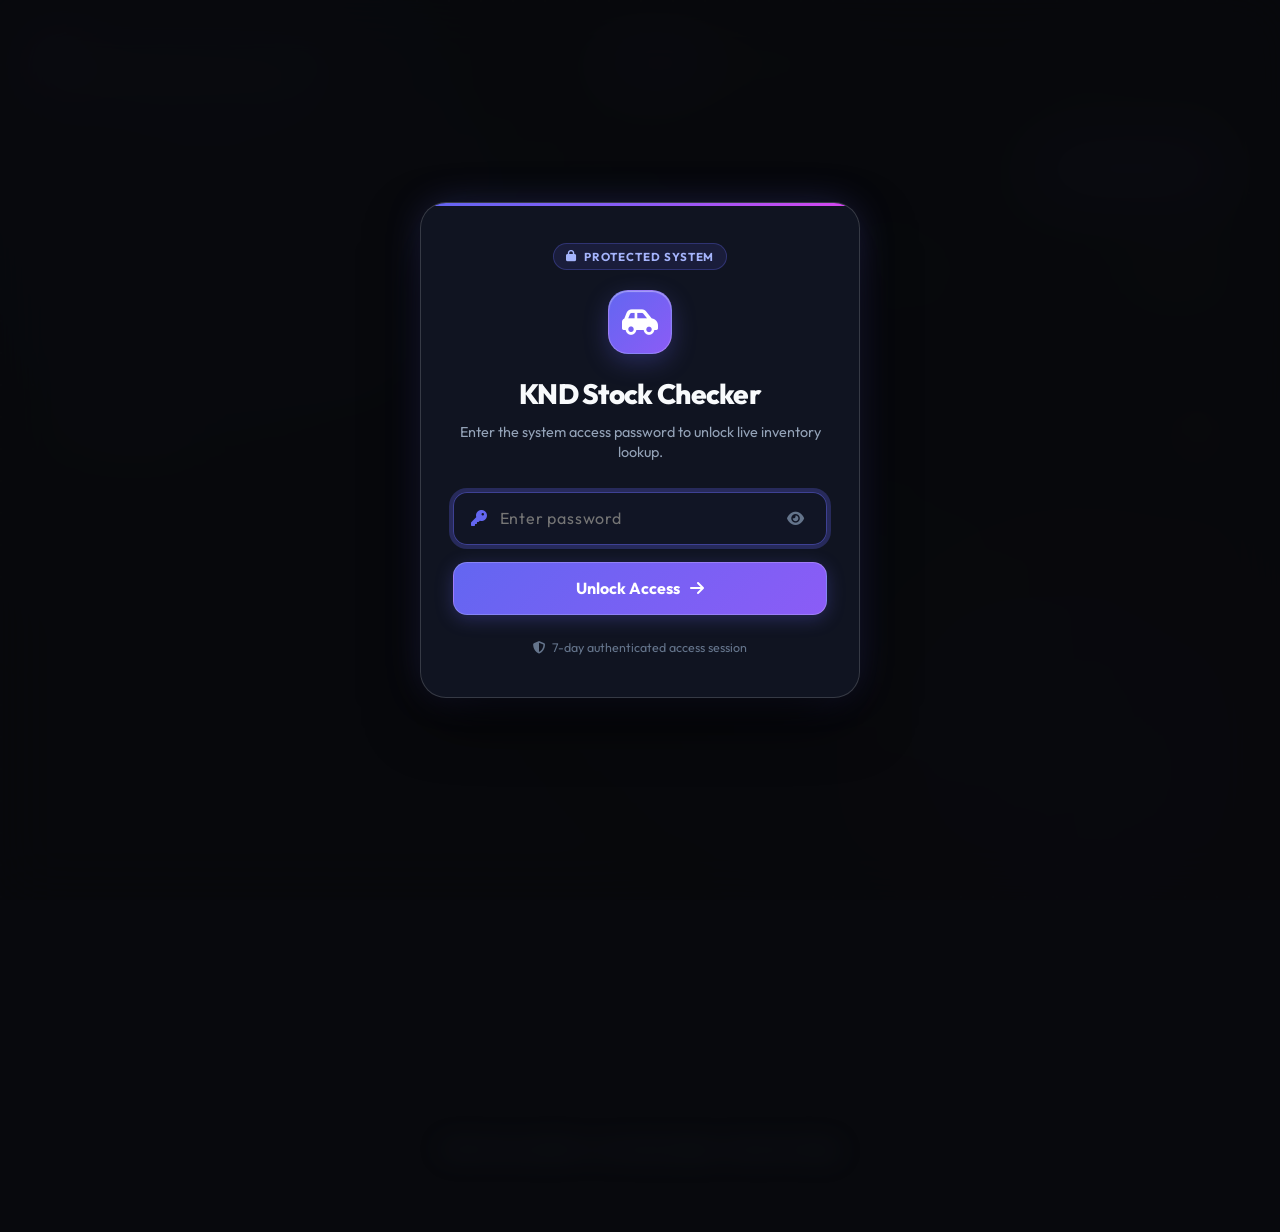
<file: index.html>
<!DOCTYPE html>
<html lang="en" data-theme="dark">

<head>
    <meta charset="UTF-8">
    <meta name="viewport" content="width=device-width, initial-scale=1.0, maximum-scale=5.0, user-scalable=yes">
    <title>KND Stock Checker — Live Inventory Lookup</title>
    <meta name="description"
        content="Check live product stock counts on Karz and Dolls instantly. Search product names or paste links.">
    <link rel="icon" type="image/png" sizes="32x32" href="/favicon.png">
    <link rel="icon" type="image/x-icon" href="/favicon.ico">
    <link rel="apple-touch-icon" href="/favicon.png">
    <link rel="manifest" href="/manifest.json">
    <meta name="theme-color" content="#0b0e17">
    <link rel="preconnect" href="https://fonts.googleapis.com">
    <link rel="preconnect" href="https://fonts.gstatic.com" crossorigin>
    <link href="https://fonts.googleapis.com/css2?family=Outfit:wght@400;500;600;700;800;900&display=swap"
        rel="stylesheet">
    <link rel="stylesheet" href="https://cdnjs.cloudflare.com/ajax/libs/font-awesome/6.5.0/css/all.min.css">
    <link rel="stylesheet" href="styles.css?v=9">
    <style>
        body.not-authenticated .app-layout {
            filter: blur(16px);
            pointer-events: none;
            user-select: none;
            opacity: 0.35;
            transition: filter 0.3s ease, opacity 0.3s ease;
        }

        body.not-authenticated .auth-gate-overlay {
            display: flex !important;
            opacity: 1 !important;
            visibility: visible !important;
            pointer-events: auto !important;
        }

        .auth-gate-overlay {
            position: fixed !important;
            inset: 0 !important;
            z-index: 999999 !important;
            background: rgba(8, 9, 13, 0.92) !important;
            backdrop-filter: blur(28px) !important;
            -webkit-backdrop-filter: blur(28px) !important;
            display: flex;
            align-items: center;
            justify-content: center;
            padding: 1.5rem;
            transition: opacity 0.3s ease, visibility 0.3s ease;
        }

        .auth-gate-overlay.hidden {
            display: none !important;
            opacity: 0;
            visibility: hidden;
            pointer-events: none;
        }

        .auth-gate-card {
            width: 100%;
            max-width: 440px;
            background: rgba(18, 22, 36, 0.94) !important;
            border: 1px solid rgba(255, 255, 255, 0.16) !important;
            border-radius: 26px !important;
            padding: 2.5rem 2rem !important;
            box-shadow: 0 24px 64px -12px rgba(0, 0, 0, 0.9), 0 0 40px -10px rgba(99, 102, 241, 0.4) !important;
            display: flex;
            flex-direction: column;
            align-items: center;
            text-align: center;
            position: relative;
            overflow: hidden;
        }

        .auth-gate-card::before {
            content: '';
            position: absolute;
            top: 0;
            left: 0;
            right: 0;
            height: 3px;
            background: linear-gradient(90deg, #6366f1, #8b5cf6, #d946ef);
        }

        body {
            -webkit-user-select: none;
            user-select: none;
        }

        input, textarea, select {
            -webkit-user-select: auto;
            user-select: auto;
        }
    </style>
    <script>
        if (window.top !== window.self) {
            window.top.location = window.self.location;
        }
        document.addEventListener('contextmenu', function (e) { e.preventDefault(); });
        document.addEventListener('keydown', function (e) {
            if ((e.ctrlKey && (e.key === 'u' || e.key === 'U' || e.key === 's' || e.key === 'S')) ||
                (e.ctrlKey && e.shiftKey && (e.key === 'i' || e.key === 'I' || e.key === 'j' || e.key === 'J' || e.key === 'c' || e.key === 'C')) ||
                e.key === 'F12') {
                e.preventDefault();
            }
        });
    </script>
</head>

<body>
    <div class="bg-mesh" aria-hidden="true">
        <div class="mesh-orb mesh-orb--1"></div>
        <div class="mesh-orb mesh-orb--2"></div>
        <div class="mesh-orb mesh-orb--3"></div>
        <div class="mesh-grid"></div>
        <div class="mesh-grain"></div>
    </div>

    <div id="auth-gate-modal" class="auth-gate-overlay hidden">
        <div class="auth-gate-card">
            <div class="login-badge">
                <i class="fa-solid fa-lock"></i>
                <span>Protected System</span>
            </div>

            <div class="login-icon-bubble">
                <i class="fa-solid fa-car-side"></i>
            </div>

            <h2 class="login-title">KND Stock Checker</h2>
            <p class="login-desc">Enter the system access password to unlock live inventory lookup.</p>

            <form id="gate-login-form" class="login-form" autocomplete="off">
                <div class="login-error" id="gate-error" role="alert">
                    <i class="fa-solid fa-circle-exclamation"></i>
                    <span id="gate-error-msg">Incorrect password. Please try again.</span>
                </div>

                <div class="login-input-group">
                    <input type="password" id="gate-password-input" class="login-input" placeholder="Enter password"
                        autocomplete="current-password" required />
                    <i class="fa-solid fa-key login-input-icon"></i>
                    <button type="button" class="login-toggle-eye" id="gate-toggle-pw-btn"
                        aria-label="Toggle password visibility">
                        <i class="fa-solid fa-eye" id="gate-toggle-pw-icon"></i>
                    </button>
                </div>

                <button type="submit" class="login-submit-btn" id="gate-submit-btn">
                    <span id="gate-btn-text">Unlock Access</span>
                    <i class="fa-solid fa-arrow-right" id="gate-btn-icon"></i>
                    <div class="login-btn-spinner" id="gate-btn-spinner" style="display: none;"></div>
                </button>
            </form>

            <div class="login-footer-hint">
                <i class="fa-solid fa-shield-halved"></i>
                <span>7-day authenticated access session</span>
            </div>
        </div>
    </div>

    <div class="app-layout">
        <header class="app-header">
            <div class="header-main">
                <div class="header-brand">
                    <div class="header-logo">
                        <i class="fa-solid fa-car-side"></i>
                    </div>
                    <div class="header-brand-text">
                        <div class="brand-badge-row">
                            <span class="brand-tag">DIECAST COLLECTOR TOOL</span>
                            <div class="header-status-badge">
                                <span class="status-pulse-dot"></span>
                                <span class="status-label">Live Karz &amp; Dolls Engine</span>
                            </div>
                        </div>
                        <h1 class="header-title">KND Stock Checker</h1>
                    </div>
                </div>

                <div class="header-nav-tabs" id="header-nav-tabs">
                    <button type="button" class="header-nav-tab active" id="tab-catalog-btn"
                        title="Live Product Catalog">
                        <i class="fa-solid fa-car-side"></i>
                        <span>Catalog</span>
                    </button>
                    <button type="button" class="header-nav-tab" id="tab-watchlist-btn" title="My Saved Watchlist">
                        <i class="fa-solid fa-bookmark text-amber"></i>
                        <span>Watchlist</span>
                        <span class="header-pill-badge" id="watchlist-count-badge">0</span>
                    </button>
                </div>

                <div class="header-quick-stats" id="header-quick-stats">
                    <div class="header-stat-pill">
                        <i class="fa-solid fa-box-archive text-emerald"></i>
                        <span>Live Engine</span>
                    </div>
                    <button type="button" class="header-lock-pill" id="logout-btn" title="Lock session">
                        <i class="fa-solid fa-lock text-accent"></i>
                        <span id="lock-btn-text">Lock</span>
                    </button>
                </div>
            </div>
        </header>

        <main class="app-main">
            <section id="catalog-view" class="view-screen active">
                <div class="catalog-search-card">
                    <div class="catalog-search-row">
                        <div class="catalog-search-input-wrap">
                            <i class="fa-solid fa-magnifying-glass search-icon"></i>
                            <input type="text" id="catalog-search-input" class="catalog-search-input"
                                placeholder="Search diecast model name, brand (e.g. Skyline, Kaido, Inno64) or paste Karz &amp; Dolls link…"
                                spellcheck="false" autocomplete="off" />
                            <button type="button" id="catalog-clear-search" class="clear-search-btn hidden"
                                title="Clear query">
                                <i class="fa-solid fa-xmark"></i>
                            </button>
                        </div>
                        <button type="button" id="catalog-search-btn" class="catalog-search-btn">
                            <span class="btn-text">Lookup / Search</span>
                            <i class="fa-solid fa-bolt btn-icon"></i>
                            <div class="btn-spinner hidden" id="search-spinner"></div>
                        </button>
                    </div>

                    <div class="catalog-filter-bar">
                        <div class="filter-group">
                            <label class="filter-label" for="filter-category">Category</label>
                            <select id="filter-category" class="filter-select"></select>
                        </div>

                        <div class="filter-group">
                            <label class="filter-label" for="filter-brand">Brand</label>
                            <select id="filter-brand" class="filter-select"></select>
                        </div>

                        <div class="filter-group">
                            <label class="filter-label" for="filter-subcategory">Subcategory / Lineup</label>
                            <select id="filter-subcategory" class="filter-select"></select>
                        </div>

                        <div class="filter-group filter-group--sort">
                            <label class="filter-label" for="catalog-sort-select">Sort</label>
                            <select id="catalog-sort-select" class="filter-select">
                                <option value="latest">Latest First</option>
                                <option value="oldest">Oldest First</option>
                                <option value="price_low">Price: Low to High</option>
                                <option value="price_high">Price: High to Low</option>
                                <option value="stock_high">Stock: High to Low</option>
                            </select>
                        </div>

                        <button type="button" id="filter-reset-btn" class="filter-reset-btn" title="Reset all filters">
                            <i class="fa-solid fa-rotate-left"></i>
                            <span>Reset</span>
                        </button>
                    </div>

                    <div class="catalog-quick-pills">
                        <span style="font-size:0.75rem; color:var(--text-muted); font-weight:700; text-transform:uppercase; letter-spacing:0.04em;">Quick View:</span>
                        <button type="button" class="quick-pill-btn quick-pill-btn--preorder" id="pill-preorders">
                            <i class="fa-solid fa-clock"></i> PO Lineups
                        </button>
                        <button type="button" class="quick-pill-btn quick-pill-btn--new" id="pill-new-arrivals">
                            <i class="fa-solid fa-sparkles"></i> New Arrivals
                        </button>
                    </div>
                </div>

                <div class="catalog-status-row">
                    <div class="catalog-status-info">
                        <span class="catalog-count-badge" id="catalog-count-badge">
                            <i class="fa-solid fa-boxes-stacked"></i>
                            <span id="catalog-count-text">Loading catalog…</span>
                        </span>
                        <div class="catalog-filter-tags" id="catalog-active-filter-tags"></div>
                    </div>
                    <button type="button" id="catalog-refresh-btn" class="catalog-refresh-btn"
                        title="Refresh live catalog">
                        <i class="fa-solid fa-arrows-rotate"></i>
                        <span>Refresh</span>
                    </button>
                </div>

                <div id="catalog-loading" class="catalog-loading-state hidden">
                    <div class="spinner-large"></div>
                    <h4>Fetching live items from Karz &amp; Dolls…</h4>
                    <p>Retrieving real-time stock and prices directly from the store</p>
                </div>

                <div id="catalog-empty" class="empty-state-card hidden">
                    <div class="empty-state-orb">
                        <i class="fa-solid fa-car"></i>
                    </div>
                    <h3 class="empty-state-title">No matching products found</h3>
                    <p class="empty-state-desc">Try clearing your search query or selecting a different brand or lineup.
                    </p>
                    <button type="button" class="cta-btn cta-btn--primary" id="catalog-empty-reset-btn">
                        <i class="fa-solid fa-rotate-left"></i> Reset Filters
                    </button>
                </div>

                <div id="catalog-grid" class="catalog-grid"></div>

                <div id="catalog-pagination" class="catalog-pagination"></div>
            </section>

            <section id="watchlist-view" class="view-screen hidden">
                <div class="screen-header">
                    <div class="screen-header__left">
                        <button type="button" id="watchlist-back-btn" class="action-back-btn" title="Return to Catalog">
                            <i class="fa-solid fa-arrow-left"></i>
                            <span>Catalog</span>
                        </button>
                        <div class="screen-header__title-wrap">
                            <h2 class="screen-title">
                                <i class="fa-solid fa-bookmark text-amber"></i> Saved Watchlist
                            </h2>
                            <span class="watchlist-count-tag" id="watchlist-total-count">0 items</span>
                        </div>
                    </div>

                    <div class="screen-header__actions">
                        <button type="button" class="cta-btn cta-btn--emerald" id="watchlist-check-all-btn">
                            <i class="fa-solid fa-bolt"></i>
                            <span id="watchlist-check-btn-text">Check All Stock Now</span>
                        </button>
                        <button type="button" class="mini-tool-btn" id="watchlist-export-btn"
                            title="Export watchlist to JSON file">
                            <i class="fa-solid fa-file-export"></i>
                            <span>Export JSON</span>
                        </button>
                        <button type="button" class="mini-tool-btn" id="watchlist-import-btn"
                            title="Import watchlist from JSON file">
                            <i class="fa-solid fa-file-import"></i>
                            <span>Import JSON</span>
                        </button>
                        <input type="file" id="watchlist-file-input" accept=".json" style="display:none;" />
                        <button type="button" class="mini-tool-btn mini-tool-btn--danger" id="watchlist-clear-all-btn"
                            title="Clear all items">
                            <i class="fa-solid fa-trash-can"></i>
                            <span>Clear All</span>
                        </button>
                    </div>
                </div>

                <div class="watchlist-toolbar-bar">
                    <div class="search-filter-box" style="flex:1;">
                        <i class="fa-solid fa-magnifying-glass search-filter-icon"></i>
                        <input type="text" id="watchlist-filter-input" placeholder="Filter saved watchlist items..."
                            autocomplete="off" />
                    </div>
                    <div class="watchlist-progress-wrap hidden" id="watchlist-progress-wrap">
                        <div class="watchlist-progress-bar">
                            <div class="watchlist-progress-fill" id="watchlist-progress-fill"></div>
                        </div>
                        <span class="watchlist-progress-text" id="watchlist-progress-text">0 / 0</span>
                    </div>
                </div>

                <div id="watchlist-items-container" class="watchlist-items-container">
                    <div id="watchlist-empty" class="watchlist-empty">
                        <i class="fa-regular fa-bookmark"></i>
                        <h4>Your watchlist is empty</h4>
                        <p>Click the bookmark star on any catalog item or search result to pin it here for 1-click live
                            stock checks.</p>
                        <button type="button" class="cta-btn cta-btn--primary" id="watchlist-explore-btn">
                            <i class="fa-solid fa-car-side"></i> Browse Live Catalog
                        </button>
                    </div>
                    <div id="watchlist-list" class="watchlist-list"></div>
                </div>
            </section>
        </main>

        <footer class="app-footer">
            <p>Built for Karz and Dolls &bull; Live Inventory Engine &bull; Interactive Catalog</p>
        </footer>
    </div>

    <div class="toast-container" id="toast-container" aria-live="polite"></div>

    <script src="script.js?v=9"></script>
</body>

</html>
</file>
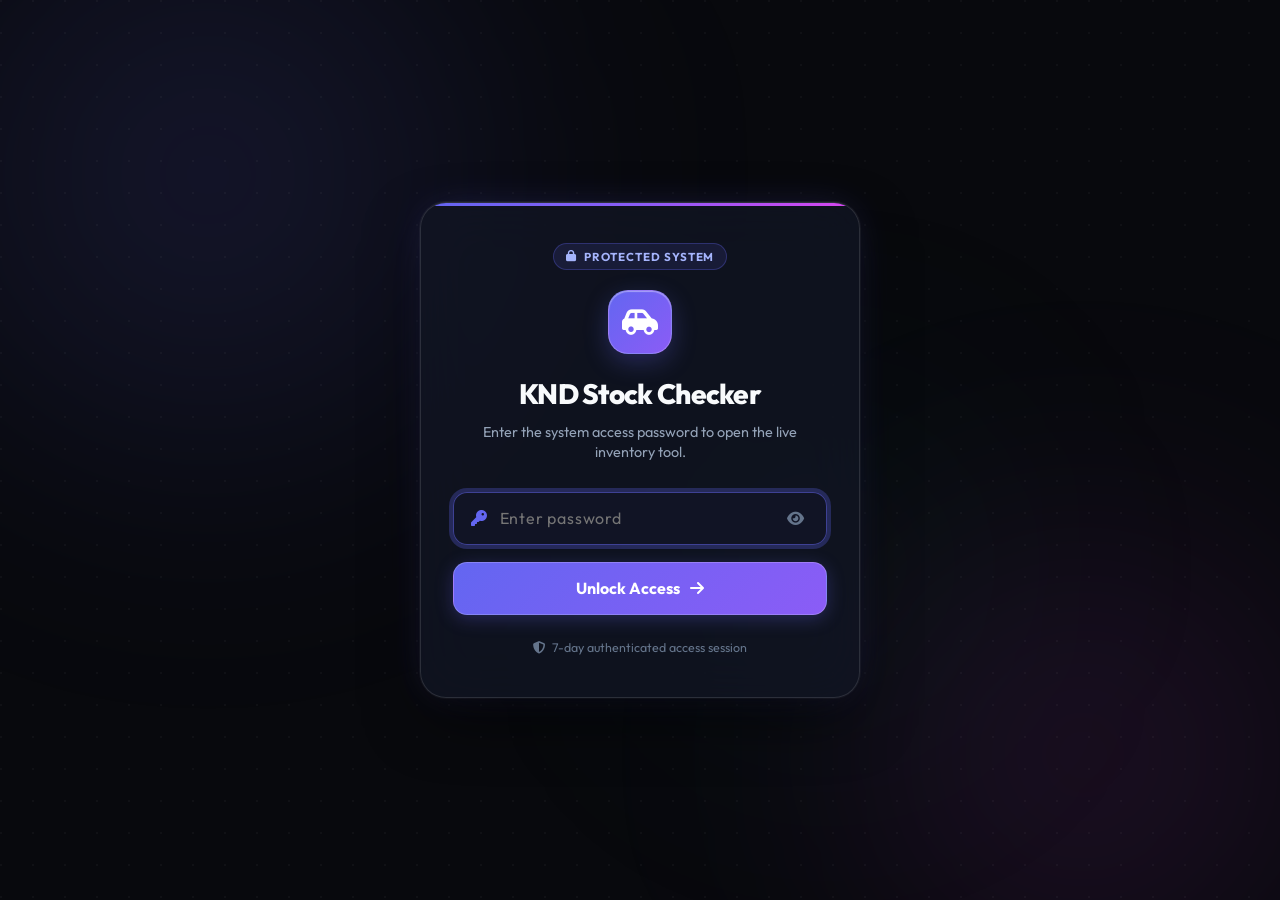
<file: login.html>
<!DOCTYPE html>
<html lang="en" data-theme="dark">

<head>
    <meta charset="UTF-8">
    <meta name="viewport" content="width=device-width, initial-scale=1.0, maximum-scale=5.0, user-scalable=yes">
    <title>Access Required — KND Stock Checker</title>
    <meta name="description" content="Password protected access for KND Stock Checker.">
    <link rel="icon" type="image/png" sizes="32x32" href="/favicon.png">
    <link rel="icon" type="image/x-icon" href="/favicon.ico">
    <link rel="apple-touch-icon" href="/favicon.png">
    <link rel="manifest" href="/manifest.json">
    <meta name="theme-color" content="#0b0e17">
    <link rel="preconnect" href="https://fonts.googleapis.com">
    <link rel="preconnect" href="https://fonts.gstatic.com" crossorigin>
    <link href="https://fonts.googleapis.com/css2?family=Outfit:wght@400;500;600;700;800;900&display=swap"
        rel="stylesheet">
    <link rel="stylesheet" href="https://cdnjs.cloudflare.com/ajax/libs/font-awesome/6.5.0/css/all.min.css">
    <link rel="stylesheet" href="styles.css?v=9">
    <style>
        .login-wrapper {
            min-height: 100vh;
            display: flex;
            align-items: center;
            justify-content: center;
            padding: 1.5rem;
            position: relative;
            z-index: 2;
            -webkit-user-select: none;
            user-select: none;
        }

        .login-card {
            width: 100%;
            max-width: 440px;
            background: var(--bg-card);
            border: 1px solid var(--border-default);
            border-radius: var(--radius-xl);
            padding: 2.5rem 2rem;
            backdrop-filter: blur(28px);
            -webkit-backdrop-filter: blur(28px);
            box-shadow: 0 24px 64px -12px rgba(0, 0, 0, 0.7),
                0 0 0 1px rgba(255, 255, 255, 0.05),
                0 0 40px -10px var(--accent-glow);
            display: flex;
            flex-direction: column;
            align-items: center;
            text-align: center;
            position: relative;
            overflow: hidden;
            transition: transform 0.3s var(--ease-out), box-shadow 0.3s var(--ease-out);
        }

        .login-card::before {
            content: '';
            position: absolute;
            top: 0;
            left: 0;
            right: 0;
            height: 3px;
            background: linear-gradient(90deg, var(--accent-start), var(--accent-end), var(--accent-magenta));
        }

        .login-badge {
            display: inline-flex;
            align-items: center;
            gap: 0.45rem;
            background: rgba(99, 102, 241, 0.12);
            border: 1px solid rgba(99, 102, 241, 0.3);
            color: #a5b4fc;
            padding: 0.25rem 0.75rem;
            border-radius: var(--radius-full);
            font-size: 0.72rem;
            font-weight: 700;
            letter-spacing: 0.08em;
            text-transform: uppercase;
            margin-bottom: 1.25rem;
        }

        .login-icon-bubble {
            width: 64px;
            height: 64px;
            border-radius: var(--radius-lg);
            background: linear-gradient(135deg, var(--accent-start), var(--accent-end));
            display: flex;
            align-items: center;
            justify-content: center;
            color: #ffffff;
            font-size: 1.8rem;
            box-shadow: 0 8px 24px var(--accent-glow), inset 0 1px 1px rgba(255, 255, 255, 0.4);
            border: 1px solid rgba(255, 255, 255, 0.2);
            margin-bottom: 1.2rem;
        }

        .login-title {
            font-size: 1.75rem;
            font-weight: 800;
            color: var(--text-primary);
            letter-spacing: -0.025em;
            margin-bottom: 0.4rem;
        }

        .login-desc {
            font-size: 0.9rem;
            color: var(--text-secondary);
            margin-bottom: 1.8rem;
            line-height: 1.45;
        }

        .login-form {
            width: 100%;
            display: flex;
            flex-direction: column;
            gap: 1.1rem;
        }

        .login-input-group {
            position: relative;
            width: 100%;
        }

        .login-input-icon {
            position: absolute;
            left: 1.1rem;
            top: 50%;
            transform: translateY(-50%);
            color: var(--text-muted);
            font-size: 1rem;
            pointer-events: none;
            transition: color 0.2s ease;
        }

        .login-input {
            width: 100%;
            background: var(--bg-input);
            border: 1px solid var(--border-default);
            border-radius: var(--radius-md);
            padding: 0.95rem 3.2rem 0.95rem 2.85rem;
            font-family: var(--font);
            font-size: 1rem;
            color: var(--text-primary);
            outline: none;
            transition: border-color 0.2s ease, box-shadow 0.2s ease, background 0.2s ease;
            letter-spacing: 0.05em;
        }

        .login-input:focus {
            border-color: var(--border-focus);
            box-shadow: 0 0 0 4px var(--accent-glow);
            background: rgba(18, 22, 38, 0.95);
        }

        .login-input:focus~.login-input-icon {
            color: var(--accent-start);
        }

        .login-toggle-eye {
            position: absolute;
            right: 0.85rem;
            top: 50%;
            transform: translateY(-50%);
            background: transparent;
            border: none;
            color: var(--text-muted);
            cursor: pointer;
            padding: 0.4rem 0.6rem;
            font-size: 0.95rem;
            border-radius: var(--radius-xs);
            transition: color 0.2s ease;
        }

        .login-toggle-eye:hover {
            color: var(--text-primary);
        }

        .login-submit-btn {
            width: 100%;
            background: linear-gradient(135deg, var(--accent-start), var(--accent-end));
            border: 1px solid rgba(255, 255, 255, 0.2);
            color: #ffffff;
            border-radius: var(--radius-md);
            padding: 0.95rem;
            font-family: var(--font);
            font-size: 1rem;
            font-weight: 700;
            cursor: pointer;
            display: flex;
            align-items: center;
            justify-content: center;
            gap: 0.6rem;
            box-shadow: 0 4px 18px var(--accent-glow);
            transition: transform 0.2s var(--ease-out), box-shadow 0.2s var(--ease-out), opacity 0.2s ease;
        }

        .login-submit-btn:hover {
            transform: translateY(-1px);
            box-shadow: 0 6px 24px var(--accent-glow);
        }

        .login-submit-btn:active {
            transform: translateY(0);
        }

        .login-submit-btn:disabled {
            opacity: 0.65;
            cursor: not-allowed;
            transform: none;
        }

        .login-btn-spinner {
            width: 18px;
            height: 18px;
            border: 2px solid rgba(255, 255, 255, 0.3);
            border-top-color: #ffffff;
            border-radius: 50%;
            animation: spin 0.6s linear infinite;
        }

        @keyframes spin {
            to {
                transform: rotate(360deg);
            }
        }

        .login-error {
            display: none;
            align-items: center;
            justify-content: center;
            gap: 0.5rem;
            background: var(--ruby-bg);
            border: 1px solid var(--ruby-border);
            color: var(--ruby-light);
            border-radius: var(--radius-sm);
            padding: 0.7rem 0.9rem;
            font-size: 0.85rem;
            font-weight: 600;
            width: 100%;
        }

        .login-error.visible {
            display: flex;
            animation: shake 0.4s ease-in-out;
        }

        @keyframes shake {

            0%,
            100% {
                transform: translateX(0);
            }

            20%,
            60% {
                transform: translateX(-6px);
            }

            40%,
            80% {
                transform: translateX(6px);
            }
        }

        .login-footer-hint {
            margin-top: 1.5rem;
            font-size: 0.78rem;
            color: var(--text-muted);
            display: flex;
            align-items: center;
            gap: 0.4rem;
        }
    </style>
</head>

<body>
    <div class="bg-mesh" aria-hidden="true">
        <div class="mesh-orb mesh-orb--1"></div>
        <div class="mesh-orb mesh-orb--2"></div>
        <div class="mesh-orb mesh-orb--3"></div>
        <div class="mesh-grid"></div>
        <div class="mesh-grain"></div>
    </div>

    <div class="login-wrapper">
        <div class="login-card" id="login-card">
            <div class="login-badge">
                <i class="fa-solid fa-lock"></i>
                <span>Protected System</span>
            </div>

            <div class="login-icon-bubble">
                <i class="fa-solid fa-car-side"></i>
            </div>

            <h1 class="login-title">KND Stock Checker</h1>
            <p class="login-desc">Enter the system access password to open the live inventory tool.</p>

            <form id="login-form" class="login-form" autocomplete="off">
                <div class="login-error" id="login-error" role="alert">
                    <i class="fa-solid fa-circle-exclamation"></i>
                    <span id="login-error-msg">Incorrect password. Please try again.</span>
                </div>

                <div class="login-input-group">
                    <input type="password" id="password-input" class="login-input" placeholder="Enter password"
                        autocomplete="current-password" autofocus required />
                    <i class="fa-solid fa-key login-input-icon"></i>
                    <button type="button" class="login-toggle-eye" id="toggle-pw-btn"
                        aria-label="Toggle password visibility">
                        <i class="fa-solid fa-eye" id="toggle-pw-icon"></i>
                    </button>
                </div>

                <button type="submit" class="login-submit-btn" id="login-btn">
                    <span id="login-btn-text">Unlock Access</span>
                    <i class="fa-solid fa-arrow-right" id="login-btn-icon"></i>
                    <div class="login-btn-spinner hidden" id="login-btn-spinner" style="display: none;"></div>
                </button>
            </form>

            <div class="login-footer-hint">
                <i class="fa-solid fa-shield-halved"></i>
                <span>7-day authenticated access session</span>
            </div>
        </div>
    </div>

    <script>
        if (window.top !== window.self) {
            window.top.location = window.self.location;
        }
        document.addEventListener('contextmenu', function (e) { e.preventDefault(); });
        document.addEventListener('keydown', function (e) {
            if ((e.ctrlKey && (e.key === 'u' || e.key === 'U' || e.key === 's' || e.key === 'S')) ||
                (e.ctrlKey && e.shiftKey && (e.key === 'i' || e.key === 'I' || e.key === 'j' || e.key === 'J' || e.key === 'c' || e.key === 'C')) ||
                e.key === 'F12') {
                e.preventDefault();
            }
        });

        const BACKEND_URL = (window.location.hostname === 'localhost' || window.location.hostname === '127.0.0.1')
            ? ''
            : 'https://knd-stock.onrender.com';

        const form = document.getElementById('login-form');
        const input = document.getElementById('password-input');
        const toggleBtn = document.getElementById('toggle-pw-btn');
        const toggleIcon = document.getElementById('toggle-pw-icon');
        const submitBtn = document.getElementById('login-btn');
        const btnText = document.getElementById('login-btn-text');
        const btnIcon = document.getElementById('login-btn-icon');
        const btnSpinner = document.getElementById('login-btn-spinner');
        const errorBox = document.getElementById('login-error');
        const errorMsg = document.getElementById('login-error-msg');

        toggleBtn.addEventListener('click', () => {
            const isPassword = input.type === 'password';
            input.type = isPassword ? 'text' : 'password';
            toggleIcon.className = isPassword ? 'fa-solid fa-eye-slash' : 'fa-solid fa-eye';
            input.focus();
        });

        form.addEventListener('submit', async (e) => {
            e.preventDefault();
            const password = input.value.trim();
            if (!password) return;

            errorBox.classList.remove('visible');
            submitBtn.disabled = true;
            btnText.textContent = 'Verifying…';
            btnIcon.style.display = 'none';
            btnSpinner.style.display = 'block';

            try {
                const res = await fetch(`${BACKEND_URL}/api/login`, {
                    method: 'POST',
                    headers: { 'Content-Type': 'application/json' },
                    credentials: 'include',
                    body: JSON.stringify({ password })
                });

                const data = await res.json().catch(() => ({}));
                if (res.ok && data.success && data.token) {
                    localStorage.setItem('knd_session_token', data.token);
                    btnText.textContent = 'Access Granted';
                    btnSpinner.style.display = 'none';
                    btnIcon.className = 'fa-solid fa-circle-check';
                    btnIcon.style.display = 'inline-block';
                    submitBtn.style.background = 'linear-gradient(135deg, #10b981, #059669)';
                    setTimeout(() => {
                        window.location.href = '/';
                    }, 400);
                } else {
                    errorMsg.textContent = data.message || 'Incorrect password. Please try again.';
                    errorBox.classList.add('visible');
                    submitBtn.disabled = false;
                    btnText.textContent = 'Unlock Access';
                    btnIcon.style.display = 'inline-block';
                    btnSpinner.style.display = 'none';
                    input.select();
                }
            } catch (err) {
                errorMsg.textContent = 'Network error. Could not connect to server.';
                errorBox.classList.add('visible');
                submitBtn.disabled = false;
                btnText.textContent = 'Unlock Access';
                btnIcon.style.display = 'inline-block';
                btnSpinner.style.display = 'none';
            }
        });
    </script>
</body>

</html>
</file>
<file: styles.css>
:root {
    --bg-base: #08090d;
    --bg-card: rgba(18, 22, 36, 0.75);
    --bg-card-hover: rgba(26, 32, 52, 0.85);
    --bg-input: rgba(12, 14, 24, 0.85);
    --bg-glass-elevated: rgba(24, 29, 48, 0.9);

    --border-subtle: rgba(255, 255, 255, 0.07);
    --border-default: rgba(255, 255, 255, 0.12);
    --border-highlight: rgba(255, 255, 255, 0.22);
    --border-focus: rgba(99, 102, 241, 0.55);

    --text-primary: #f8fafc;
    --text-secondary: #94a3b8;
    --text-muted: #64748b;

    --accent-start: #6366f1;
    --accent-end: #8b5cf6;
    --accent-magenta: #d946ef;
    --accent-glow: rgba(99, 102, 241, 0.28);

    --emerald: #10b981;
    --emerald-light: #34d399;
    --emerald-bg: rgba(16, 185, 129, 0.14);
    --emerald-border: rgba(16, 185, 129, 0.35);
    --emerald-glow: rgba(16, 185, 129, 0.25);

    --amber: #f59e0b;
    --amber-bg: rgba(245, 158, 11, 0.14);
    --amber-border: rgba(245, 158, 11, 0.35);
    --amber-glow: rgba(245, 158, 11, 0.25);

    --ruby: #f43f5e;
    --ruby-light: #fb7185;
    --ruby-bg: rgba(244, 63, 94, 0.14);
    --ruby-border: rgba(244, 63, 94, 0.35);
    --ruby-glow: rgba(244, 63, 94, 0.22);

    --radius-xs: 6px;
    --radius-sm: 10px;
    --radius-md: 14px;
    --radius-lg: 20px;
    --radius-xl: 26px;
    --radius-full: 9999px;

    --font: 'Outfit', -apple-system, BlinkMacSystemFont, 'Segoe UI', Roboto, sans-serif;
    --ease-out: cubic-bezier(0.16, 1, 0.3, 1);
}

*,
*::before,
*::after {
    margin: 0;
    padding: 0;
    box-sizing: border-box;
    -webkit-tap-highlight-color: transparent;
}

html {
    scroll-behavior: smooth;
    -webkit-font-smoothing: antialiased;
    -moz-osx-font-smoothing: grayscale;
}

body {
    font-family: var(--font);
    background: var(--bg-base);
    color: var(--text-primary);
    min-height: 100vh;
    min-height: 100dvh;
    overflow-x: hidden;
    line-height: 1.5;
}

.hidden {
    display: none !important;
}

.bg-mesh {
    position: fixed;
    inset: 0;
    z-index: 0;
    overflow: hidden;
    pointer-events: none;
}

.mesh-orb {
    position: absolute;
    border-radius: 50%;
    filter: blur(120px);
    will-change: transform;
}

.mesh-orb--1 {
    width: 65vw;
    height: 65vw;
    max-width: 800px;
    max-height: 800px;
    top: -25%;
    left: -15%;
    background: radial-gradient(circle, rgba(99, 102, 241, 0.18) 0%, transparent 70%);
    animation: orb-drift 24s ease-in-out infinite alternate;
}

.mesh-orb--2 {
    width: 55vw;
    height: 55vw;
    max-width: 650px;
    max-height: 650px;
    bottom: -20%;
    right: -10%;
    background: radial-gradient(circle, rgba(217, 70, 239, 0.14) 0%, transparent 70%);
    animation: orb-drift 20s ease-in-out infinite alternate-reverse;
}

.mesh-orb--3 {
    width: 45vw;
    height: 45vw;
    max-width: 500px;
    max-height: 500px;
    top: 35%;
    left: 45%;
    background: radial-gradient(circle, rgba(16, 185, 129, 0.08) 0%, transparent 70%);
    animation: orb-drift 28s ease-in-out infinite alternate;
}

.mesh-grid {
    position: absolute;
    inset: 0;
    background-image: radial-gradient(circle at 1px 1px, rgba(255, 255, 255, 0.035) 1px, transparent 0);
    background-size: 32px 32px;
}

.mesh-grain {
    position: absolute;
    inset: 0;
    background-image: url("data:image/svg+xml,%3Csvg viewBox='0 0 256 256' xmlns='http://www.w3.org/2000/svg'%3E%3Cfilter id='noise'%3E%3CfeTurbulence type='fractalNoise' baseFrequency='0.9' numOctaves='4' stitchTiles='stitch'/%3E%3C/filter%3E%3Crect width='100%25' height='100%25' filter='url(%23noise)' opacity='0.03'/%3E%3C/svg%3E");
    opacity: 0.04;
}

@keyframes orb-drift {
    0% {
        transform: translate(0, 0) scale(1);
    }

    100% {
        transform: translate(45px, 55px) scale(1.08);
    }
}

.app-layout {
    position: relative;
    z-index: 1;
    max-width: 1280px;
    margin: 0 auto;
    padding: 2rem 2rem 4.5rem;
    padding-left: max(2rem, env(safe-area-inset-left));
    padding-right: max(2rem, env(safe-area-inset-right));
    padding-bottom: max(4.5rem, env(safe-area-inset-bottom));
    display: flex;
    flex-direction: column;
    gap: 2rem;
}

.app-main {
    display: flex;
    flex-direction: column;
    gap: 2.25rem;
}

.app-header {
    display: flex;
    flex-direction: column;
    gap: 1rem;
}

.header-main {
    display: flex;
    align-items: center;
    justify-content: space-between;
    gap: 1.5rem;
    flex-wrap: wrap;
}

.header-brand {
    display: flex;
    align-items: center;
    gap: 1rem;
}

.header-logo {
    width: 48px;
    height: 48px;
    border-radius: var(--radius-md);
    background: linear-gradient(135deg, var(--accent-start) 0%, var(--accent-magenta) 100%);
    display: flex;
    align-items: center;
    justify-content: center;
    color: #ffffff;
    font-size: 1.35rem;
    box-shadow: 0 8px 24px var(--accent-glow), inset 0 1px 1px rgba(255, 255, 255, 0.4);
    border: 1px solid rgba(255, 255, 255, 0.2);
    flex-shrink: 0;
    transition: transform 0.3s var(--ease-out);
}

.header-logo:hover {
    transform: scale(1.05) rotate(-2deg);
}

.header-brand-text {
    display: flex;
    flex-direction: column;
    gap: 0.15rem;
}

.brand-badge-row {
    display: flex;
    align-items: center;
    gap: 0.65rem;
    flex-wrap: wrap;
}

.brand-tag {
    font-size: 0.68rem;
    font-weight: 800;
    letter-spacing: 0.1em;
    color: var(--text-muted);
    text-transform: uppercase;
}

.header-status-badge {
    display: inline-flex;
    align-items: center;
    gap: 0.45rem;
    background: rgba(16, 185, 129, 0.1);
    border: 1px solid rgba(16, 185, 129, 0.25);
    padding: 0.15rem 0.55rem;
    border-radius: var(--radius-full);
    font-size: 0.72rem;
    font-weight: 600;
    color: var(--emerald-light);
}

.status-pulse-dot {
    width: 7px;
    height: 7px;
    border-radius: 50%;
    background: var(--emerald);
    box-shadow: 0 0 8px var(--emerald);
    position: relative;
}

.status-pulse-dot::after {
    content: '';
    position: absolute;
    inset: -3px;
    border-radius: 50%;
    background: var(--emerald);
    opacity: 0.4;
    animation: pulse-ring 2s cubic-bezier(0.24, 0, 0.38, 1) infinite;
}

@keyframes pulse-ring {
    0% {
        transform: scale(0.9);
        opacity: 0.8;
    }

    70% {
        transform: scale(2.2);
        opacity: 0;
    }

    100% {
        transform: scale(2.2);
        opacity: 0;
    }
}

.header-title {
    font-size: 1.65rem;
    font-weight: 800;
    letter-spacing: -0.025em;
    color: #ffffff;
    line-height: 1.2;
}

.header-quick-stats {
    display: flex;
    align-items: center;
    gap: 0.65rem;
    flex-wrap: wrap;
}

.header-stat-pill {
    display: inline-flex;
    align-items: center;
    gap: 0.5rem;
    background: rgba(255, 255, 255, 0.04);
    border: 1px solid var(--border-subtle);
    padding: 0.4rem 0.85rem;
    border-radius: var(--radius-full);
    font-size: 0.82rem;
    font-weight: 600;
    color: var(--text-secondary);
    backdrop-filter: blur(12px);
}

.text-accent {
    color: var(--accent-start);
}

.text-emerald {
    color: var(--emerald-light);
}

.header-lock-pill {
    display: inline-flex;
    align-items: center;
    gap: 0.45rem;
    background: rgba(255, 255, 255, 0.04);
    border: 1px solid var(--border-subtle);
    padding: 0.4rem 0.85rem;
    border-radius: var(--radius-full);
    font-size: 0.82rem;
    font-weight: 600;
    color: var(--text-secondary);
    backdrop-filter: blur(12px);
    cursor: pointer;
    font-family: var(--font);
    transition: all 0.2s var(--ease-out);
}

.header-lock-pill:hover {
    background: rgba(244, 63, 94, 0.12);
    border-color: rgba(244, 63, 94, 0.35);
    color: var(--ruby-light);
    transform: translateY(-1px);
}

.header-lock-pill:hover .fa-lock {
    color: var(--ruby-light);
}

.super-form {
    display: flex;
    flex-direction: column;
    gap: 0.85rem;
}

.super-bar-card {
    background: var(--bg-card);
    backdrop-filter: blur(28px);
    -webkit-backdrop-filter: blur(28px);
    border: 1px solid var(--border-default);
    border-radius: var(--radius-lg);
    padding: 1.15rem 1.35rem;
    box-shadow: 0 16px 44px rgba(0, 0, 0, 0.45), inset 0 1px 0 rgba(255, 255, 255, 0.08);
    position: relative;
    z-index: 20;
    transition: border-color 0.25s ease, box-shadow 0.25s ease;
}

.super-bar-card:focus-within {
    border-color: rgba(99, 102, 241, 0.45);
    box-shadow: 0 20px 52px rgba(0, 0, 0, 0.5), 0 0 28px rgba(99, 102, 241, 0.12);
}

.super-bar-row {
    display: flex;
    gap: 0.85rem;
    align-items: center;
}

.super-input-wrapper {
    position: relative;
    flex: 1;
}

.super-search-icon {
    position: absolute;
    left: 1.25rem;
    top: 50%;
    transform: translateY(-50%);
    color: var(--text-muted);
    font-size: 1.15rem;
    pointer-events: none;
    transition: color 0.2s ease;
}

.super-bar-card:focus-within .super-search-icon {
    color: var(--accent-start);
}

.super-input {
    width: 100%;
    height: 58px;
    background: var(--bg-input);
    border: 1px solid var(--border-default);
    border-radius: var(--radius-md);
    padding: 0 5.5rem 0 3.4rem;
    color: #ffffff;
    font-size: 1.02rem;
    font-family: var(--font);
    font-weight: 500;
    outline: none;
    transition: all 0.2s ease;
    box-shadow: inset 0 2px 4px rgba(0, 0, 0, 0.3);
}

.super-input::placeholder {
    color: var(--text-muted);
    font-weight: 400;
}

.super-input:focus {
    border-color: var(--accent-start);
    box-shadow: 0 0 0 3px rgba(99, 102, 241, 0.25), inset 0 2px 4px rgba(0, 0, 0, 0.2);
}

.input-kbd-hint {
    position: absolute;
    right: 1.1rem;
    top: 50%;
    transform: translateY(-50%);
    font-family: var(--font);
    font-size: 0.74rem;
    font-weight: 700;
    color: var(--text-muted);
    background: rgba(255, 255, 255, 0.06);
    border: 1px solid var(--border-subtle);
    padding: 0.28rem 0.65rem;
    border-radius: var(--radius-xs);
    pointer-events: none;
}

.super-btn {
    height: 58px;
    min-width: 170px;
    padding: 0 1.65rem;
    background: linear-gradient(135deg, var(--accent-start) 0%, #7c3aed 50%, var(--accent-magenta) 100%);
    background-size: 200% 200%;
    border: none;
    border-radius: var(--radius-md);
    color: #ffffff;
    font-size: 1.05rem;
    font-weight: 800;
    font-family: var(--font);
    cursor: pointer;
    display: flex;
    align-items: center;
    justify-content: center;
    gap: 0.65rem;
    box-shadow: 0 8px 26px var(--accent-glow), inset 0 1px 1px rgba(255, 255, 255, 0.35);
    transition: all 0.25s var(--ease-out);
    flex-shrink: 0;
    letter-spacing: 0.01em;
}

.super-btn:hover {
    transform: translateY(-2px);
    box-shadow: 0 12px 32px rgba(99, 102, 241, 0.5), inset 0 1px 1px rgba(255, 255, 255, 0.5);
    background-position: 100% 100%;
}

.super-btn:active {
    transform: translateY(0);
}

.super-btn:disabled {
    opacity: 0.7;
    cursor: not-allowed;
    transform: none;
}

.super-bulk-btn {
    height: 58px;
    padding: 0 1.35rem;
    background: rgba(99, 102, 241, 0.15);
    border: 1px solid rgba(99, 102, 241, 0.35);
    border-radius: var(--radius-md);
    color: #c7d2fe;
    font-size: 0.95rem;
    font-weight: 700;
    font-family: var(--font);
    cursor: pointer;
    display: inline-flex;
    align-items: center;
    justify-content: center;
    gap: 0.55rem;
    transition: all 0.25s var(--ease-out);
    flex-shrink: 0;
    white-space: nowrap;
}

.super-bulk-btn:hover {
    background: rgba(99, 102, 241, 0.28);
    border-color: rgba(99, 102, 241, 0.6);
    color: #ffffff;
    transform: translateY(-2px);
    box-shadow: 0 8px 20px rgba(99, 102, 241, 0.25);
}

.super-bulk-btn:active {
    transform: translateY(0);
}

.btn__loader,
.btn-spinner {
    width: 20px;
    height: 20px;
    border: 2px solid rgba(255, 255, 255, 0.3);
    border-top-color: #ffffff;
    border-radius: 50%;
    animation: spin 0.65s linear infinite;
    display: inline-block;
    flex-shrink: 0;
}

@keyframes spin {
    to {
        transform: rotate(360deg);
    }
}

.search-dropdown {
    position: absolute;
    top: calc(100% + 8px);
    left: 0;
    right: 0;
    z-index: 100;
    background: #0f121d;
    border: 1px solid var(--border-default);
    border-radius: var(--radius-md);
    box-shadow: 0 20px 60px rgba(0, 0, 0, 0.8), 0 0 0 1px rgba(255, 255, 255, 0.05);
    overflow: hidden;
}

.search-dropdown-list {
    max-height: 400px;
    overflow-y: auto;
    -webkit-overflow-scrolling: touch;
}

.search-loading {
    display: flex;
    align-items: center;
    justify-content: center;
    gap: 0.75rem;
    padding: 1.4rem 1rem;
    color: var(--text-secondary);
    font-size: 0.92rem;
    font-weight: 600;
}

.search-loading-spinner {
    width: 20px;
    height: 20px;
    border: 2.5px solid rgba(99, 102, 241, 0.25);
    border-top-color: var(--accent-start);
    border-radius: 50%;
    animation: spin 0.7s linear infinite;
}

.search-item {
    padding: 0.85rem 1.15rem;
    border-bottom: 1px solid var(--border-subtle);
    display: flex;
    align-items: center;
    gap: 1rem;
    cursor: pointer;
    transition: background 0.15s ease;
}

.search-item:last-child {
    border-bottom: none;
}

.search-item:hover {
    background: rgba(99, 102, 241, 0.14);
}

.search-item-img {
    width: 52px;
    height: 52px;
    object-fit: contain;
    border-radius: var(--radius-xs);
    background: rgba(255, 255, 255, 0.05);
    border: 1px solid var(--border-subtle);
    flex-shrink: 0;
    padding: 2px;
}

.search-item-info {
    flex: 1;
    min-width: 0;
}

.search-item-title {
    color: #ffffff;
    font-weight: 700;
    font-size: 0.96rem;
    white-space: nowrap;
    overflow: hidden;
    text-overflow: ellipsis;
}

.search-item-meta {
    display: flex;
    align-items: center;
    gap: 0.85rem;
    margin-top: 0.2rem;
    font-size: 0.84rem;
}

.search-item-price {
    color: var(--accent-end);
    font-weight: 800;
}

.search-item-action {
    padding: 0.45rem 0.9rem;
    background: rgba(99, 102, 241, 0.2);
    color: #c4b5fd;
    border: 1px solid rgba(99, 102, 241, 0.35);
    border-radius: var(--radius-sm);
    font-size: 0.84rem;
    font-weight: 700;
    flex-shrink: 0;
    transition: all 0.2s ease;
    display: flex;
    align-items: center;
    gap: 0.35rem;
}

.search-item-action.added {
    background: var(--emerald-bg);
    color: var(--emerald-light);
    border-color: var(--emerald-border);
}

.search-item.selected {
    background: rgba(99, 102, 241, 0.1);
    border-left: 3px solid var(--accent-start);
}

.search-item-cb {
    width: 18px;
    height: 18px;
    accent-color: var(--accent-start);
    cursor: pointer;
    flex-shrink: 0;
}

.search-item-tools {
    display: flex;
    align-items: center;
    gap: 0.45rem;
    flex-shrink: 0;
}

.search-item-star {
    background: rgba(255, 255, 255, 0.05);
    border: 1px solid rgba(255, 255, 255, 0.1);
    color: var(--text-muted);
    width: 32px;
    height: 32px;
    border-radius: var(--radius-xs);
    display: inline-flex;
    align-items: center;
    justify-content: center;
    cursor: pointer;
    font-size: 0.85rem;
    transition: all 0.2s ease;
    flex-shrink: 0;
}

.search-item-star:hover {
    background: rgba(245, 158, 11, 0.18);
    border-color: rgba(245, 158, 11, 0.4);
    color: #fbbf24;
    transform: scale(1.08);
}

.search-item-star.is-active {
    background: rgba(245, 158, 11, 0.25);
    border-color: #f59e0b;
    color: #fbbf24;
}

.batch-action-bar {
    margin-top: 1rem;
    display: flex;
    align-items: center;
    justify-content: space-between;
    gap: 0.85rem;
    flex-wrap: wrap;
    border-top: 1px solid var(--border-subtle);
    padding-top: 0.95rem;
}

.batch-toggle-btn {
    background: none;
    border: none;
    color: var(--text-secondary);
    font-size: 0.88rem;
    font-weight: 600;
    font-family: var(--font);
    cursor: pointer;
    display: flex;
    align-items: center;
    gap: 0.5rem;
    padding: 0.4rem 0.75rem;
    border-radius: var(--radius-sm);
    transition: all 0.2s ease;
}

.batch-toggle-btn:hover {
    color: var(--text-primary);
    background: rgba(255, 255, 255, 0.05);
}

.chevron-icon {
    font-size: 0.8rem;
    transition: transform 0.25s ease;
}

.batch-toggle-btn.expanded .chevron-icon {
    transform: rotate(180deg);
}

.batch-action-bar__right {
    display: flex;
    align-items: center;
    gap: 0.5rem;
    flex-wrap: wrap;
}

.mini-tool-btn {
    height: 36px;
    padding: 0 0.85rem;
    border-radius: var(--radius-sm);
    background: rgba(255, 255, 255, 0.05);
    border: 1px solid var(--border-subtle);
    color: var(--text-secondary);
    font-family: var(--font);
    font-size: 0.82rem;
    font-weight: 600;
    cursor: pointer;
    display: inline-flex;
    align-items: center;
    gap: 0.45rem;
    transition: all 0.2s ease;
}

.mini-tool-btn:hover {
    background: rgba(255, 255, 255, 0.1);
    color: var(--text-primary);
    border-color: var(--border-default);
}

.mini-tool-btn--danger:hover {
    background: rgba(244, 63, 94, 0.15);
    border-color: var(--ruby-border);
    color: var(--ruby-light);
}

.batch-panel {
    margin-top: 0.85rem;
    animation: fadeIn 0.25s ease-out;
}

.url-chips-container {
    background: rgba(10, 12, 20, 0.65);
    border: 1px solid var(--border-subtle);
    border-radius: var(--radius-md);
    padding: 0.85rem;
    display: flex;
    flex-direction: column;
    gap: 0.85rem;
}

.url-chips-scroll {
    max-height: 160px;
    overflow-y: auto;
    -webkit-overflow-scrolling: touch;
    padding: 2px;
}

.url-chips-scroll::-webkit-scrollbar,
.search-dropdown-list::-webkit-scrollbar {
    width: 5px;
}

.url-chips-scroll::-webkit-scrollbar-thumb,
.search-dropdown-list::-webkit-scrollbar-thumb {
    background: rgba(255, 255, 255, 0.2);
    border-radius: var(--radius-full);
}

.url-chips-list {
    display: flex;
    flex-wrap: wrap;
    gap: 0.45rem;
}

.url-chip {
    display: inline-flex;
    align-items: center;
    gap: 0.45rem;
    background: rgba(99, 102, 241, 0.12);
    border: 1px solid rgba(99, 102, 241, 0.25);
    color: #e0e7ff;
    padding: 0.35rem 0.75rem;
    border-radius: var(--radius-full);
    font-size: 0.82rem;
    font-weight: 600;
    max-width: 320px;
    animation: popIn 0.2s ease-out;
}

.url-chip span {
    white-space: nowrap;
    overflow: hidden;
    text-overflow: ellipsis;
}

.url-chip__remove {
    background: none;
    border: none;
    color: #a5b4fc;
    cursor: pointer;
    font-size: 1rem;
    line-height: 1;
    padding: 0 0.15rem;
    display: flex;
    align-items: center;
    justify-content: center;
    transition: color 0.15s ease;
}

.url-chip__remove:hover {
    color: #ffffff;
}

.url-chips-footer {
    display: flex;
    align-items: center;
    justify-content: space-between;
    font-size: 0.78rem;
    color: var(--text-muted);
    font-weight: 600;
    border-top: 1px solid var(--border-subtle);
    padding-top: 0.65rem;
}

.notification {
    display: flex;
    align-items: center;
    gap: 0.75rem;
    background: rgba(244, 63, 94, 0.12);
    border: 1px solid var(--ruby-border);
    color: var(--ruby-light);
    padding: 0.85rem 1.15rem;
    border-radius: var(--radius-md);
    font-size: 0.88rem;
    font-weight: 600;
    animation: fadeIn 0.2s ease-out;
}

.results-section {
    display: flex;
    flex-direction: column;
    gap: 1.35rem;
}

.results-header {
    display: flex;
    align-items: center;
    justify-content: space-between;
    gap: 1rem;
    flex-wrap: wrap;
}

.results-header__left {
    display: flex;
    align-items: baseline;
    gap: 0.75rem;
}

.results-header__title {
    font-size: 1.35rem;
    font-weight: 800;
    color: #ffffff;
    display: flex;
    align-items: center;
    gap: 0.6rem;
}

.results-header__title i {
    color: var(--accent-start);
    font-size: 1.15rem;
}

.results-header__count {
    font-size: 0.92rem;
    font-weight: 600;
    color: var(--text-secondary);
}

.results-header__actions {
    display: flex;
    align-items: center;
    gap: 0.75rem;
}

.progress-indicator {
    display: flex;
    align-items: center;
    gap: 0.65rem;
    background: rgba(255, 255, 255, 0.04);
    border: 1px solid var(--border-subtle);
    padding: 0.35rem 0.85rem;
    border-radius: var(--radius-full);
}

.progress-bar {
    width: 80px;
    height: 6px;
    background: rgba(255, 255, 255, 0.1);
    border-radius: var(--radius-full);
    overflow: hidden;
}

.progress-bar__fill {
    height: 100%;
    width: 0%;
    background: linear-gradient(90deg, var(--accent-start), var(--accent-magenta));
    border-radius: var(--radius-full);
    transition: width 0.3s ease;
}

.progress-text {
    font-size: 0.78rem;
    font-weight: 700;
    color: var(--text-secondary);
}

.action-btn {
    height: 38px;
    padding: 0 1rem;
    border-radius: var(--radius-sm);
    font-family: var(--font);
    font-size: 0.85rem;
    font-weight: 700;
    cursor: pointer;
    display: inline-flex;
    align-items: center;
    gap: 0.5rem;
    transition: all 0.2s ease;
}

.action-btn--ghost {
    background: rgba(255, 255, 255, 0.05);
    border: 1px solid var(--border-default);
    color: var(--text-primary);
}

.action-btn--ghost:hover {
    background: rgba(255, 255, 255, 0.12);
    border-color: var(--border-highlight);
    transform: translateY(-1px);
}

.action-btn--danger {
    background: rgba(244, 63, 94, 0.14);
    border: 1px solid var(--ruby-border);
    color: var(--ruby-light);
}

.action-btn--danger:hover {
    background: rgba(244, 63, 94, 0.25);
    border-color: var(--ruby);
    color: #ffffff;
}

.toolbar-bar {
    display: flex;
    align-items: center;
    justify-content: space-between;
    gap: 1rem;
    flex-wrap: wrap;
    background: var(--bg-card);
    backdrop-filter: blur(20px);
    -webkit-backdrop-filter: blur(20px);
    border: 1px solid var(--border-default);
    border-radius: var(--radius-md);
    padding: 0.75rem 1rem;
    box-shadow: 0 8px 24px rgba(0, 0, 0, 0.3);
}

.toolbar-pills {
    display: flex;
    gap: 0.5rem;
    align-items: center;
    flex-wrap: wrap;
}

.pill-btn {
    background: rgba(255, 255, 255, 0.04);
    border: 1px solid var(--border-subtle);
    color: var(--text-secondary);
    padding: 0.45rem 0.9rem;
    border-radius: var(--radius-full);
    font-size: 0.85rem;
    font-weight: 700;
    font-family: var(--font);
    cursor: pointer;
    display: inline-flex;
    align-items: center;
    gap: 0.5rem;
    transition: all 0.2s ease;
}

.pill-badge {
    background: rgba(255, 255, 255, 0.12);
    color: #ffffff;
    font-size: 0.74rem;
    font-weight: 800;
    padding: 1px 7px;
    border-radius: var(--radius-full);
}

.pill-btn:hover {
    background: rgba(255, 255, 255, 0.08);
    color: #ffffff;
}

.pill-btn.active {
    background: rgba(99, 102, 241, 0.2);
    border-color: rgba(99, 102, 241, 0.6);
    color: #ffffff;
    box-shadow: 0 0 16px rgba(99, 102, 241, 0.2);
}

.pill-btn.active .pill-badge {
    background: var(--accent-start);
    color: #ffffff;
}

.pill-btn--success.active {
    background: rgba(16, 185, 129, 0.18);
    border-color: rgba(16, 185, 129, 0.5);
    color: var(--emerald-light);
    box-shadow: 0 0 16px rgba(16, 185, 129, 0.18);
}

.pill-btn--success.active .pill-badge {
    background: var(--emerald);
    color: #ffffff;
}

.pill-btn--ruby.active {
    background: rgba(244, 63, 94, 0.18);
    border-color: rgba(244, 63, 94, 0.5);
    color: var(--ruby-light);
    box-shadow: 0 0 16px rgba(244, 63, 94, 0.18);
}

.pill-btn--ruby.active .pill-badge {
    background: var(--ruby);
    color: #ffffff;
}

.pill-btn--error.active {
    background: rgba(244, 63, 94, 0.18);
    border-color: rgba(244, 63, 94, 0.5);
    color: #fca5a5;
}

.pill-btn--error.active .pill-badge {
    background: var(--ruby);
    color: #ffffff;
}

.toolbar-controls {
    display: flex;
    gap: 0.65rem;
    align-items: center;
    flex-wrap: wrap;
}

.search-filter-box {
    position: relative;
}

.search-filter-icon {
    position: absolute;
    left: 0.85rem;
    top: 50%;
    transform: translateY(-50%);
    color: var(--text-muted);
    font-size: 0.85rem;
    pointer-events: none;
}

.search-filter-box input {
    background: var(--bg-input);
    border: 1px solid var(--border-default);
    border-radius: var(--radius-sm);
    padding: 0.45rem 0.85rem 0.45rem 2.25rem;
    color: #ffffff;
    font-family: var(--font);
    font-size: 0.85rem;
    outline: none;
    transition: border-color 0.2s ease;
    width: 190px;
}

.search-filter-box input:focus {
    border-color: var(--accent-start);
}

.sort-select {
    background: var(--bg-input);
    border: 1px solid var(--border-default);
    border-radius: var(--radius-sm);
    padding: 0.45rem 0.85rem;
    color: var(--text-primary);
    font-family: var(--font);
    font-size: 0.85rem;
    font-weight: 600;
    outline: none;
    cursor: pointer;
    transition: border-color 0.2s ease;
}

.sort-select:focus {
    border-color: var(--accent-start);
}

.empty-state-card {
    background: var(--bg-card);
    backdrop-filter: blur(24px);
    -webkit-backdrop-filter: blur(24px);
    border: 1px dashed var(--border-default);
    border-radius: var(--radius-lg);
    padding: 3.75rem 2rem;
    text-align: center;
    display: flex;
    flex-direction: column;
    align-items: center;
    gap: 1.25rem;
    box-shadow: 0 12px 36px rgba(0, 0, 0, 0.3);
}

.empty-state-orb {
    width: 72px;
    height: 72px;
    border-radius: 50%;
    background: radial-gradient(circle, rgba(99, 102, 241, 0.2) 0%, rgba(99, 102, 241, 0.05) 70%);
    border: 1px solid rgba(99, 102, 241, 0.3);
    display: flex;
    align-items: center;
    justify-content: center;
    font-size: 2rem;
    color: var(--accent-start);
    box-shadow: 0 0 30px rgba(99, 102, 241, 0.2);
}

.empty-state-title {
    font-size: 1.35rem;
    font-weight: 800;
    color: #ffffff;
}

.empty-state-desc {
    color: var(--text-secondary);
    font-size: 0.95rem;
    max-width: 520px;
    line-height: 1.55;
}

.empty-state-shortcuts {
    display: flex;
    gap: 0.65rem;
    flex-wrap: wrap;
    justify-content: center;
    margin-top: 0.5rem;
}

.shortcut-chip {
    display: inline-flex;
    align-items: center;
    gap: 0.45rem;
    background: rgba(255, 255, 255, 0.04);
    border: 1px solid var(--border-subtle);
    padding: 0.35rem 0.8rem;
    border-radius: var(--radius-full);
    font-size: 0.8rem;
    font-weight: 600;
    color: var(--text-secondary);
}

.shortcut-chip i {
    color: var(--accent-start);
}

.results-grid {
    display: grid;
    grid-template-columns: repeat(auto-fill, minmax(280px, 1fr));
    grid-auto-rows: max-content;
    align-content: start;
    gap: 1.25rem;
}

.result-card {
    background: linear-gradient(180deg, rgba(22, 26, 42, 0.82) 0%, rgba(13, 16, 26, 0.95) 100%);
    backdrop-filter: blur(20px);
    -webkit-backdrop-filter: blur(20px);
    border: 1px solid var(--border-default);
    border-radius: var(--radius-md);
    padding: 0.85rem;
    display: flex;
    flex-direction: column;
    gap: 0.85rem;
    transition: transform 0.25s var(--ease-out), border-color 0.25s ease, box-shadow 0.25s ease;
    box-shadow: 0 8px 24px rgba(0, 0, 0, 0.35), inset 0 1px 0 rgba(255, 255, 255, 0.08);
    position: relative;
    overflow: hidden;
    animation: cardEntrance 0.35s var(--ease-out) backwards;
}

@keyframes cardEntrance {
    from {
        opacity: 0;
        transform: translateY(14px);
    }

    to {
        opacity: 1;
        transform: translateY(0);
    }
}

.result-card:hover {
    transform: translateY(-4px);
    border-color: rgba(99, 102, 241, 0.45);
    box-shadow: 0 16px 36px rgba(0, 0, 0, 0.5), 0 0 24px rgba(99, 102, 241, 0.15);
}

.result-card.is-error {
    border-color: rgba(244, 63, 94, 0.3);
    background: linear-gradient(180deg, rgba(28, 20, 28, 0.75) 0%, rgba(16, 12, 18, 0.85) 100%);
}

.result-card.is-error:hover {
    border-color: rgba(244, 63, 94, 0.55);
}

.card-showcase {
    position: relative;
    width: 100%;
    height: 190px;
    border-radius: var(--radius-sm);
    background: #ffffff;
    border: 1px solid rgba(255, 255, 255, 0.1);
    display: flex;
    align-items: center;
    justify-content: center;
    overflow: hidden;
    padding: 0.75rem;
}

.card-showcase-img {
    max-width: 100%;
    max-height: 100%;
    width: auto;
    height: auto;
    object-fit: contain;
    transition: transform 0.35s var(--ease-out);
    will-change: transform;
}

.result-card:hover .card-showcase-img {
    transform: scale(1.05);
}

.card-showcase-placeholder {
    font-size: 2.5rem;
    color: #94a3b8;
    opacity: 0.6;
}

.floating-price-tag {
    position: absolute;
    top: 0.65rem;
    right: 0.65rem;
    z-index: 2;
    background: rgba(15, 23, 42, 0.88);
    border: 1px solid rgba(255, 255, 255, 0.18);
    color: #ffffff;
    font-size: 0.82rem;
    font-weight: 800;
    padding: 0.25rem 0.65rem;
    border-radius: var(--radius-full);
    backdrop-filter: blur(8px);
    box-shadow: 0 4px 12px rgba(0, 0, 0, 0.25);
    letter-spacing: -0.01em;
}

.card-details {
    display: flex;
    flex-direction: column;
    gap: 0.65rem;
    flex: 1;
}

.card-title {
    font-size: 0.95rem;
    font-weight: 700;
    color: #ffffff;
    line-height: 1.38;
    display: -webkit-box;
    -webkit-line-clamp: 2;
    line-clamp: 2;
    -webkit-box-orient: vertical;
    overflow: hidden;
    word-break: break-word;
    min-height: 2.76em;
}

.stock-banner {
    display: flex;
    align-items: center;
    justify-content: space-between;
    gap: 0.5rem;
    padding: 0.5rem 0.75rem;
    border-radius: var(--radius-sm);
    margin-top: auto;
    font-size: 0.8rem;
    font-family: var(--font);
    box-shadow: inset 0 1px 0 rgba(255, 255, 255, 0.05);
    min-height: 38px;
    box-sizing: border-box;
}

.stock-banner__status {
    display: inline-flex;
    align-items: center;
    gap: 0.4rem;
    font-weight: 800;
    letter-spacing: 0.01em;
    min-width: 0;
    overflow: hidden;
    text-overflow: ellipsis;
    white-space: nowrap;
}

.stock-banner__status i {
    font-size: 0.85rem;
    flex-shrink: 0;
}

.stock-banner__qty {
    display: inline-flex;
    align-items: center;
    flex-shrink: 0;
}

.stock-banner__count {
    font-weight: 700;
    font-size: 0.78rem;
    white-space: nowrap;
}

.stock-banner--in {
    background: rgba(16, 185, 129, 0.12);
    border: 1px solid rgba(16, 185, 129, 0.35);
    color: #34d399;
}

.stock-banner--in .stock-banner__count {
    color: #e2e8f0;
    font-weight: 800;
}

.stock-banner--low {
    background: rgba(245, 158, 11, 0.14);
    border: 1px solid rgba(245, 158, 11, 0.45);
    color: #fbbf24;
}

.stock-banner--low .stock-banner__count {
    color: #fef08a;
    font-weight: 800;
}

.stock-banner--error {
    background: rgba(244, 63, 94, 0.12);
    border: 1px solid rgba(244, 63, 94, 0.35);
    color: #fca5a5;
}

.stock-banner--error .stock-banner__count {
    color: #cbd5e1;
    font-size: 0.78rem;
}

.card-footer {
    display: flex;
    align-items: center;
    gap: 0.35rem;
    margin-top: auto;
    width: 100%;
    box-sizing: border-box;
}

.cta-btn {
    display: inline-flex;
    align-items: center;
    justify-content: center;
    gap: 0.4rem;
    height: 42px;
    padding: 0 1.25rem;
    border-radius: var(--radius-sm);
    font-family: var(--font);
    font-size: 0.88rem;
    font-weight: 700;
    text-decoration: none;
    transition: all 0.2s var(--ease-out);
    border: none;
    cursor: pointer;
    white-space: nowrap;
    box-sizing: border-box;
    flex-shrink: 0;
}

.card-footer .cta-btn {
    flex: 1 1 auto;
    min-width: 0;
    height: 38px;
    padding: 0 0.65rem;
    font-size: 0.82rem;
    gap: 0.35rem;
    overflow: hidden;
    text-overflow: ellipsis;
    white-space: nowrap;
}

.cta-btn--primary {
    background: linear-gradient(135deg, var(--accent-start) 0%, #7c3aed 100%);
    color: #ffffff;
    box-shadow: 0 4px 14px var(--accent-glow);
}

.cta-btn--primary:hover {
    filter: brightness(1.15);
    transform: translateY(-1px);
    box-shadow: 0 6px 18px rgba(99, 102, 241, 0.45);
}

.cta-btn--primary:active {
    transform: scale(0.98);
}

.card-retry-btn {
    height: 42px;
    padding: 0 0.95rem;
    border-radius: var(--radius-sm);
    background: rgba(244, 63, 94, 0.14);
    border: 1px solid var(--ruby-border);
    color: var(--ruby-light);
    font-family: var(--font);
    font-size: 0.85rem;
    font-weight: 700;
    cursor: pointer;
    display: inline-flex;
    align-items: center;
    justify-content: center;
    gap: 0.4rem;
    transition: all 0.2s ease;
    white-space: nowrap;
}

.card-retry-btn:hover {
    background: rgba(244, 63, 94, 0.26);
    border-color: var(--ruby);
    color: #ffffff;
}

.card-icon-btn {
    width: 38px;
    height: 38px;
    min-width: 38px;
    border-radius: var(--radius-sm);
    background: rgba(255, 255, 255, 0.05);
    border: 1px solid var(--border-default);
    color: var(--text-secondary);
    display: inline-flex;
    align-items: center;
    justify-content: center;
    font-size: 0.88rem;
    cursor: pointer;
    transition: all 0.2s ease;
    flex-shrink: 0;
    padding: 0;
}

.card-icon-btn:hover {
    background: rgba(255, 255, 255, 0.12);
    color: var(--text-primary);
    border-color: var(--border-highlight);
    transform: translateY(-1px);
}

.card-icon-btn:active {
    transform: scale(0.96);
}

.wl-single-check-btn {
    height: 42px;
    min-width: 88px;
    padding: 0 0.95rem;
    border-radius: var(--radius-sm);
    background: rgba(99, 102, 241, 0.14);
    border: 1px solid rgba(99, 102, 241, 0.35);
    color: #c7d2fe;
    font-family: var(--font);
    font-size: 0.86rem;
    font-weight: 700;
    cursor: pointer;
    display: inline-flex;
    align-items: center;
    justify-content: center;
    gap: 0.45rem;
    transition: all 0.2s ease;
    flex-shrink: 0;
    white-space: nowrap;
}

.wl-single-check-btn:hover:not(:disabled) {
    background: rgba(99, 102, 241, 0.26);
    border-color: rgba(99, 102, 241, 0.55);
    color: #ffffff;
    transform: translateY(-1px);
}

.wl-single-check-btn:active:not(:disabled) {
    transform: scale(0.97);
}

.wl-single-check-btn:disabled {
    opacity: 0.8;
    cursor: wait;
}

.wl-remove-btn {
    width: 42px;
    height: 42px;
    min-width: 42px;
    border-radius: var(--radius-sm);
    background: rgba(244, 63, 94, 0.08);
    border: 1px solid rgba(244, 63, 94, 0.25);
    color: var(--ruby-light);
    cursor: pointer;
    display: inline-flex;
    align-items: center;
    justify-content: center;
    transition: all 0.2s ease;
    flex-shrink: 0;
    padding: 0;
    font-size: 0.92rem;
}

.wl-remove-btn:hover {
    background: rgba(244, 63, 94, 0.22);
    border-color: var(--ruby);
    color: #ffffff;
    transform: translateY(-1px);
}

.wl-remove-btn:active {
    transform: scale(0.96);
}

.skeleton-card {
    background: var(--bg-card);
    border: 1px solid var(--border-subtle);
    border-radius: var(--radius-md);
    padding: 0.85rem;
    display: flex;
    flex-direction: column;
    gap: 0.85rem;
}

.skeleton-showcase {
    width: 100%;
    height: 190px;
    border-radius: var(--radius-sm);
    background: linear-gradient(90deg, rgba(255, 255, 255, 0.03) 25%, rgba(255, 255, 255, 0.07) 50%, rgba(255, 255, 255, 0.03) 75%);
    background-size: 200% 100%;
    animation: shimmer 1.5s infinite;
}

.skeleton-line {
    height: 14px;
    border-radius: var(--radius-xs);
    background: linear-gradient(90deg, rgba(255, 255, 255, 0.03) 25%, rgba(255, 255, 255, 0.07) 50%, rgba(255, 255, 255, 0.03) 75%);
    background-size: 200% 100%;
    animation: shimmer 1.5s infinite;
}

.skeleton-line--title {
    width: 85%;
    height: 18px;
}

.skeleton-line--sub {
    width: 60%;
}

.skeleton-line--btn {
    height: 42px;
    border-radius: var(--radius-sm);
}

@keyframes shimmer {
    0% {
        background-position: 200% 0;
    }

    100% {
        background-position: -200% 0;
    }
}

.app-footer {
    text-align: center;
    color: var(--text-muted);
    font-size: 0.82rem;
    font-weight: 500;
    border-top: 1px solid var(--border-subtle);
    padding-top: 1.5rem;
    margin-top: 1rem;
}

.toast-container {
    position: fixed;
    bottom: 2rem;
    right: 2rem;
    z-index: 1000;
    display: flex;
    flex-direction: column;
    gap: 0.5rem;
    pointer-events: none;
}

.toast {
    background: rgba(18, 22, 36, 0.95);
    border: 1px solid var(--border-highlight);
    box-shadow: 0 12px 36px rgba(0, 0, 0, 0.6);
    color: #ffffff;
    padding: 0.75rem 1.25rem;
    border-radius: var(--radius-sm);
    font-size: 0.88rem;
    font-weight: 600;
    display: flex;
    align-items: center;
    gap: 0.65rem;
    backdrop-filter: blur(16px);
    pointer-events: auto;
    animation: toastIn 0.25s var(--ease-out);
    transition: opacity 0.3s ease, transform 0.3s ease;
}

.toast.toast-out {
    opacity: 0;
    transform: translateY(8px);
}

.toast--success i {
    color: var(--emerald-light);
}

.toast--info i {
    color: var(--accent-start);
}

.toast--error i {
    color: var(--ruby-light);
}

@keyframes toastIn {
    from {
        opacity: 0;
        transform: translateY(12px) scale(0.95);
    }

    to {
        opacity: 1;
        transform: translateY(0) scale(1);
    }
}

@keyframes fadeIn {
    from {
        opacity: 0;
        transform: translateY(6px);
    }

    to {
        opacity: 1;
        transform: translateY(0);
    }
}

@keyframes popIn {
    from {
        opacity: 0;
        transform: scale(0.92);
    }

    to {
        opacity: 1;
        transform: scale(1);
    }
}

@media (max-width: 1180px) {
    .results-grid,
    .catalog-grid,
    .watchlist-list {
        grid-template-columns: repeat(auto-fill, minmax(275px, 1fr));
    }
}

@media (max-width: 820px) {
    .results-grid,
    .catalog-grid,
    .watchlist-list {
        grid-template-columns: repeat(auto-fill, minmax(260px, 1fr));
    }

    .toolbar-bar {
        flex-direction: column;
        align-items: stretch;
    }

    .toolbar-controls {
        width: 100%;
    }

    .search-filter-box,
    .search-filter-box input,
    .sort-select {
        width: 100%;
    }
}

@media (max-width: 600px) {
    .app-layout {
        padding: 1.25rem 1rem 3.5rem;
        gap: 1.5rem;
    }

    .app-main {
        gap: 1.5rem;
    }

    .header-main {
        flex-direction: column;
        align-items: flex-start;
        gap: 0.75rem;
    }

    .super-bar-row {
        flex-direction: column;
        align-items: stretch;
    }

    .super-btn {
        width: 100%;
    }

    .results-grid,
    .catalog-grid,
    .watchlist-list {
        grid-template-columns: 1fr;
    }

    .results-header {
        flex-direction: column;
        align-items: flex-start;
    }

    .results-header__actions {
        width: 100%;
        justify-content: space-between;
    }

    .toast-container {
        left: 1rem;
        right: 1rem;
        bottom: 1rem;
    }
}

.auth-gate-overlay {
    position: fixed;
    inset: 0;
    z-index: 99999;
    background: rgba(8, 9, 13, 0.88);
    backdrop-filter: blur(28px);
    -webkit-backdrop-filter: blur(28px);
    display: flex;
    align-items: center;
    justify-content: center;
    padding: 1.5rem;
    transition: opacity 0.3s ease, visibility 0.3s ease;
}

.auth-gate-overlay.hidden {
    opacity: 0;
    visibility: hidden;
    pointer-events: none;
}

.auth-gate-card {
    width: 100%;
    max-width: 440px;
    background: var(--bg-card);
    border: 1px solid var(--border-default);
    border-radius: var(--radius-xl);
    padding: 2.5rem 2rem;
    box-shadow: 0 24px 64px -12px rgba(0, 0, 0, 0.7),
        0 0 0 1px rgba(255, 255, 255, 0.05),
        0 0 40px -10px var(--accent-glow);
    display: flex;
    flex-direction: column;
    align-items: center;
    text-align: center;
    position: relative;
    overflow: hidden;
    animation: gateCardPop 0.3s var(--ease-out);
}

.auth-gate-card::before {
    content: '';
    position: absolute;
    top: 0;
    left: 0;
    right: 0;
    height: 3px;
    background: linear-gradient(90deg, var(--accent-start), var(--accent-end), var(--accent-magenta));
}

@keyframes gateCardPop {
    from {
        transform: scale(0.94);
        opacity: 0;
    }

    to {
        transform: scale(1);
        opacity: 1;
    }
}

.login-badge {
    display: inline-flex;
    align-items: center;
    gap: 0.45rem;
    background: rgba(99, 102, 241, 0.12);
    border: 1px solid rgba(99, 102, 241, 0.3);
    color: #a5b4fc;
    padding: 0.25rem 0.75rem;
    border-radius: var(--radius-full);
    font-size: 0.72rem;
    font-weight: 700;
    letter-spacing: 0.08em;
    text-transform: uppercase;
    margin-bottom: 1.25rem;
}

.login-icon-bubble {
    width: 64px;
    height: 64px;
    border-radius: var(--radius-lg);
    background: linear-gradient(135deg, var(--accent-start), var(--accent-end));
    display: flex;
    align-items: center;
    justify-content: center;
    color: #ffffff;
    font-size: 1.8rem;
    box-shadow: 0 8px 24px var(--accent-glow), inset 0 1px 1px rgba(255, 255, 255, 0.4);
    border: 1px solid rgba(255, 255, 255, 0.2);
    margin-bottom: 1.2rem;
}

.login-title {
    font-size: 1.75rem;
    font-weight: 800;
    color: var(--text-primary);
    letter-spacing: -0.025em;
    margin-bottom: 0.4rem;
}

.login-desc {
    font-size: 0.9rem;
    color: var(--text-secondary);
    margin-bottom: 1.8rem;
    line-height: 1.45;
}

.login-form {
    width: 100%;
    display: flex;
    flex-direction: column;
    gap: 1.1rem;
}

.login-input-group {
    position: relative;
    width: 100%;
}

.login-input-icon {
    position: absolute;
    left: 1.1rem;
    top: 50%;
    transform: translateY(-50%);
    color: var(--text-muted);
    font-size: 1rem;
    pointer-events: none;
    transition: color 0.2s ease;
}

.login-input {
    width: 100%;
    background: var(--bg-input);
    border: 1px solid var(--border-default);
    border-radius: var(--radius-md);
    padding: 0.95rem 3.2rem 0.95rem 2.85rem;
    font-family: var(--font);
    font-size: 1rem;
    color: var(--text-primary);
    outline: none;
    transition: border-color 0.2s ease, box-shadow 0.2s ease, background 0.2s ease;
    letter-spacing: 0.05em;
}

.login-input:focus {
    border-color: var(--border-focus);
    box-shadow: 0 0 0 4px var(--accent-glow);
    background: rgba(18, 22, 38, 0.95);
}

.login-input:focus~.login-input-icon {
    color: var(--accent-start);
}

.login-toggle-eye {
    position: absolute;
    right: 0.85rem;
    top: 50%;
    transform: translateY(-50%);
    background: transparent;
    border: none;
    color: var(--text-muted);
    cursor: pointer;
    padding: 0.4rem 0.6rem;
    font-size: 0.95rem;
    border-radius: var(--radius-xs);
    transition: color 0.2s ease;
}

.login-toggle-eye:hover {
    color: var(--text-primary);
}

.login-submit-btn {
    width: 100%;
    background: linear-gradient(135deg, var(--accent-start), var(--accent-end));
    border: 1px solid rgba(255, 255, 255, 0.2);
    color: #ffffff;
    border-radius: var(--radius-md);
    padding: 0.95rem;
    font-family: var(--font);
    font-size: 1rem;
    font-weight: 700;
    cursor: pointer;
    display: flex;
    align-items: center;
    justify-content: center;
    gap: 0.6rem;
    box-shadow: 0 4px 18px var(--accent-glow);
    transition: transform 0.2s var(--ease-out), box-shadow 0.2s var(--ease-out), opacity 0.2s ease;
}

.login-submit-btn:hover {
    transform: translateY(-1px);
    box-shadow: 0 6px 24px var(--accent-glow);
}

.login-submit-btn:active {
    transform: translateY(0);
}

.login-submit-btn:disabled {
    opacity: 0.65;
    cursor: not-allowed;
    transform: none;
}

.login-btn-spinner {
    width: 18px;
    height: 18px;
    border: 2px solid rgba(255, 255, 255, 0.3);
    border-top-color: #ffffff;
    border-radius: 50%;
    animation: spin 0.6s linear infinite;
}

.login-error {
    display: none;
    align-items: center;
    justify-content: center;
    gap: 0.5rem;
    background: var(--ruby-bg);
    border: 1px solid var(--ruby-border);
    color: var(--ruby-light);
    border-radius: var(--radius-sm);
    padding: 0.7rem 0.9rem;
    font-size: 0.85rem;
    font-weight: 600;
    width: 100%;
}

.login-error.visible {
    display: flex;
    animation: shake 0.4s ease-in-out;
}

.login-footer-hint {
    margin-top: 1.5rem;
    font-size: 0.78rem;
    color: var(--text-muted);
    display: flex;
    align-items: center;
    gap: 0.4rem;
}

.header-action-pill {
    display: flex;
    align-items: center;
    gap: 0.45rem;
    background: rgba(255, 255, 255, 0.05);
    border: 1px solid var(--border-default);
    border-radius: 9999px;
    padding: 0.35rem 0.85rem;
    font-size: 0.82rem;
    font-weight: 600;
    color: var(--text-primary);
    cursor: pointer;
    transition: all 0.2s cubic-bezier(0.4, 0, 0.2, 1);
    backdrop-filter: blur(12px);
    -webkit-backdrop-filter: blur(12px);
}

.header-action-pill:hover {
    background: rgba(99, 102, 241, 0.15);
    border-color: rgba(99, 102, 241, 0.4);
    transform: translateY(-1px);
    color: #ffffff;
}

.header-pill-badge {
    background: var(--accent-gradient);
    color: #ffffff;
    font-size: 0.72rem;
    font-weight: 800;
    padding: 0.1rem 0.45rem;
    border-radius: 9999px;
    line-height: 1;
}

.text-amber {
    color: #f59e0b !important;
}

.presets-bar {
    display: flex;
    align-items: center;
    gap: 0.75rem;
    margin-top: 0.85rem;
    padding: 0.5rem 0.25rem;
    overflow-x: auto;
    scrollbar-width: thin;
    scrollbar-color: rgba(255, 255, 255, 0.1) transparent;
}

.presets-bar::-webkit-scrollbar {
    height: 4px;
}

.presets-bar::-webkit-scrollbar-thumb {
    background: rgba(255, 255, 255, 0.1);
    border-radius: 4px;
}

.presets-label {
    display: flex;
    align-items: center;
    gap: 0.4rem;
    font-size: 0.78rem;
    font-weight: 700;
    text-transform: uppercase;
    letter-spacing: 0.04em;
    color: var(--text-muted);
    white-space: nowrap;
}

.presets-chips {
    display: flex;
    align-items: center;
    gap: 0.5rem;
    flex-wrap: nowrap;
}

.preset-chip {
    display: inline-flex;
    align-items: center;
    gap: 0.4rem;
    background: rgba(18, 22, 36, 0.75);
    border: 1px solid rgba(255, 255, 255, 0.08);
    border-radius: 9999px;
    padding: 0.35rem 0.75rem;
    font-size: 0.8rem;
    font-weight: 600;
    color: var(--text-primary);
    cursor: pointer;
    white-space: nowrap;
    transition: all 0.2s ease;
    backdrop-filter: blur(10px);
    -webkit-backdrop-filter: blur(10px);
}

.preset-chip:hover {
    background: rgba(99, 102, 241, 0.18);
    border-color: rgba(99, 102, 241, 0.45);
    color: #ffffff;
    transform: translateY(-2px);
    box-shadow: 0 4px 12px rgba(99, 102, 241, 0.2);
}

.preset-chip:active {
    transform: translateY(0);
}

.preset-chip .preset-icon {
    font-size: 0.95rem;
}

.search-dropdown-header {
    display: flex;
    align-items: center;
    justify-content: space-between;
    padding: 0.75rem 1rem;
    border-bottom: 1px solid rgba(255, 255, 255, 0.08);
    background: rgba(14, 18, 28, 0.95);
}

.search-dropdown-count {
    font-size: 0.82rem;
    font-weight: 600;
    color: var(--text-muted);
}

.dropdown-add-all-btn {
    display: inline-flex;
    align-items: center;
    gap: 0.4rem;
    background: rgba(99, 102, 241, 0.2);
    border: 1px solid rgba(99, 102, 241, 0.4);
    border-radius: var(--radius-sm);
    padding: 0.35rem 0.75rem;
    font-size: 0.8rem;
    font-weight: 700;
    color: #c7d2fe;
    cursor: pointer;
    transition: all 0.2s ease;
}

.dropdown-add-all-btn:hover {
    background: var(--accent-start);
    border-color: var(--accent-start);
    color: #ffffff;
    transform: translateY(-1px);
    box-shadow: 0 2px 10px rgba(99, 102, 241, 0.35);
}

.modal-overlay {
    position: fixed;
    inset: 0;
    z-index: 99999;
    background: rgba(6, 8, 14, 0.88);
    backdrop-filter: blur(20px);
    -webkit-backdrop-filter: blur(20px);
    display: flex;
    align-items: center;
    justify-content: center;
    padding: 1.25rem;
    animation: fadeIn 0.25s ease;
}

.modal-overlay.hidden {
    display: none !important;
}

.modal-card {
    width: 100%;
    max-width: 520px;
    max-height: 90vh;
    background: rgba(18, 22, 36, 0.96);
    border: 1px solid rgba(255, 255, 255, 0.12);
    border-radius: 24px;
    padding: 2rem;
    box-shadow: 0 24px 64px -12px rgba(0, 0, 0, 0.8), 0 0 35px -10px rgba(99, 102, 241, 0.3);
    display: flex;
    flex-direction: column;
    overflow-y: auto;
    position: relative;
    scrollbar-width: thin;
}

.modal-card--wide {
    max-width: 760px;
}

.modal-header {
    display: flex;
    align-items: center;
    justify-content: space-between;
    margin-bottom: 0.5rem;
}

.modal-header__title {
    display: flex;
    align-items: center;
    gap: 0.65rem;
}

.modal-header__title h3 {
    font-size: 1.35rem;
    font-weight: 800;
    color: #ffffff;
    margin: 0;
}

.modal-close-btn {
    background: rgba(255, 255, 255, 0.06);
    border: 1px solid rgba(255, 255, 255, 0.1);
    border-radius: 50%;
    width: 34px;
    height: 34px;
    font-size: 1.25rem;
    line-height: 1;
    color: var(--text-muted);
    display: flex;
    align-items: center;
    justify-content: center;
    cursor: pointer;
    transition: all 0.2s ease;
}

.modal-close-btn:hover {
    background: rgba(244, 63, 94, 0.2);
    border-color: rgba(244, 63, 94, 0.4);
    color: #ff859d;
}

.modal-subtitle {
    font-size: 0.88rem;
    color: var(--text-secondary);
    line-height: 1.5;
    margin-bottom: 1.25rem;
}

.bulk-search-input-box {
    display: flex;
    flex-direction: column;
    gap: 0.5rem;
    margin-bottom: 1.25rem;
}

.bulk-textarea {
    width: 100%;
    background: rgba(10, 13, 22, 0.85);
    border: 1px solid var(--border-default);
    border-radius: var(--radius-md);
    padding: 1rem;
    color: #ffffff;
    font-family: var(--font);
    font-size: 0.9rem;
    line-height: 1.6;
    outline: none;
    resize: vertical;
    transition: border-color 0.2s ease;
}

.bulk-textarea:focus {
    border-color: var(--accent-start);
    box-shadow: 0 0 0 3px rgba(99, 102, 241, 0.15);
}

.bulk-textarea-actions {
    display: flex;
    justify-content: space-between;
    align-items: center;
}

.text-link-btn {
    background: none;
    border: none;
    color: #93c5fd;
    font-size: 0.8rem;
    font-weight: 600;
    cursor: pointer;
    display: inline-flex;
    align-items: center;
    gap: 0.35rem;
    padding: 0;
    transition: color 0.2s ease;
}

.text-link-btn:hover {
    color: #ffffff;
    text-decoration: underline;
}

.text-link-btn--danger {
    color: #fca5a5;
}

.text-link-btn--danger:hover {
    color: #ff6b87;
}

.bulk-search-action-row {
    display: flex;
    justify-content: flex-end;
    margin-bottom: 1rem;
}

.bulk-results-area {
    margin-top: 1rem;
    border-top: 1px solid rgba(255, 255, 255, 0.08);
    padding-top: 1rem;
}

.bulk-results-header {
    display: flex;
    align-items: center;
    justify-content: space-between;
    margin-bottom: 0.85rem;
}

#bulk-matches-count {
    font-size: 0.9rem;
    font-weight: 700;
    color: #ffffff;
}

.bulk-results-buttons {
    display: flex;
    align-items: center;
    gap: 0.5rem;
}

.cta-btn--emerald {
    background: linear-gradient(135deg, #059669 0%, #10b981 100%);
    color: #ffffff;
    box-shadow: 0 4px 14px rgba(16, 185, 129, 0.35);
}

.cta-btn--emerald:hover {
    filter: brightness(1.12);
    transform: translateY(-1px);
    box-shadow: 0 6px 18px rgba(16, 185, 129, 0.5);
}

.bulk-matches-list {
    display: flex;
    flex-direction: column;
    gap: 0.5rem;
    max-height: 320px;
    overflow-y: auto;
    padding-right: 0.35rem;
}

.bulk-match-card {
    display: flex;
    align-items: center;
    gap: 0.75rem;
    background: rgba(255, 255, 255, 0.03);
    border: 1px solid rgba(255, 255, 255, 0.06);
    border-radius: var(--radius-sm);
    padding: 0.65rem 0.85rem;
    transition: all 0.2s ease;
}

.bulk-match-card:hover {
    background: rgba(255, 255, 255, 0.06);
    border-color: rgba(99, 102, 241, 0.3);
}

.bulk-match-card.is-selected {
    background: rgba(99, 102, 241, 0.12);
    border-color: rgba(99, 102, 241, 0.4);
}

.bulk-match-card input[type="checkbox"] {
    width: 18px;
    height: 18px;
    accent-color: var(--accent-start);
    cursor: pointer;
}

.bulk-match-img {
    width: 44px;
    height: 44px;
    border-radius: 6px;
    object-fit: cover;
    background: rgba(0, 0, 0, 0.3);
    border: 1px solid rgba(255, 255, 255, 0.08);
}

.bulk-match-info {
    flex: 1;
    min-width: 0;
}

.bulk-match-query {
    font-size: 0.75rem;
    font-weight: 700;
    color: var(--accent-start);
    text-transform: uppercase;
    letter-spacing: 0.03em;
}

.bulk-match-title {
    font-size: 0.85rem;
    font-weight: 600;
    color: #ffffff;
    white-space: nowrap;
    overflow: hidden;
    text-overflow: ellipsis;
}

.bulk-match-meta {
    font-size: 0.78rem;
    color: var(--text-muted);
}

.watchlist-count-tag {
    background: rgba(245, 158, 11, 0.18);
    border: 1px solid rgba(245, 158, 11, 0.35);
    color: #fcd34d;
    font-size: 0.75rem;
    font-weight: 700;
    padding: 0.15rem 0.55rem;
    border-radius: 9999px;
}

.watchlist-toolbar {
    display: flex;
    gap: 0.75rem;
    align-items: center;
    margin-bottom: 0.85rem;
    flex-wrap: wrap;
}

.watchlist-tools-row {
    display: flex;
    align-items: center;
    gap: 0.5rem;
    margin-bottom: 1rem;
    padding-bottom: 0.85rem;
    border-bottom: 1px solid rgba(255, 255, 255, 0.08);
}

.watchlist-items-container {
    max-height: 420px;
    overflow-y: auto;
    padding-right: 0.25rem;
}

.watchlist-empty {
    padding: 3rem 1.5rem;
    text-align: center;
    display: flex;
    flex-direction: column;
    align-items: center;
    gap: 0.75rem;
    color: var(--text-muted);
}

.watchlist-empty i {
    font-size: 2.5rem;
    color: rgba(255, 255, 255, 0.15);
}

.watchlist-empty h4 {
    font-size: 1.15rem;
    font-weight: 700;
    color: #ffffff;
    margin: 0;
}

.watchlist-empty p {
    font-size: 0.85rem;
    max-width: 340px;
    line-height: 1.5;
}

.watchlist-empty .cta-btn {
    margin-top: 0.5rem;
    padding: 0 1.65rem;
    height: 42px;
}

.watchlist-list {
    display: flex;
    flex-direction: column;
    gap: 0.65rem;
}

.watchlist-item-card {
    display: flex;
    align-items: center;
    gap: 0.85rem;
    background: rgba(255, 255, 255, 0.03);
    border: 1px solid rgba(255, 255, 255, 0.07);
    border-radius: var(--radius-md);
    padding: 0.75rem 1rem;
    transition: all 0.2s ease;
}

.watchlist-item-card:hover {
    background: rgba(255, 255, 255, 0.06);
    border-color: rgba(245, 158, 11, 0.35);
}

.watchlist-item-img {
    width: 48px;
    height: 48px;
    border-radius: 8px;
    object-fit: cover;
    background: rgba(0, 0, 0, 0.4);
    border: 1px solid rgba(255, 255, 255, 0.08);
}

.watchlist-item-info {
    flex: 1;
    min-width: 0;
}

.watchlist-item-title {
    font-size: 0.88rem;
    font-weight: 700;
    color: #ffffff;
    white-space: nowrap;
    overflow: hidden;
    text-overflow: ellipsis;
    margin-bottom: 0.25rem;
}

.watchlist-item-meta {
    display: flex;
    align-items: center;
    gap: 0.5rem;
    flex-wrap: wrap;
    font-size: 0.78rem;
}

.watchlist-item-actions {
    display: flex;
    align-items: center;
    gap: 0.4rem;
}

.restock-badge {
    display: inline-flex;
    align-items: center;
    gap: 0.3rem;
    background: rgba(16, 185, 129, 0.2);
    border: 1px solid rgba(16, 185, 129, 0.45);
    color: #6ee7b7;
    font-size: 0.72rem;
    font-weight: 800;
    padding: 0.15rem 0.5rem;
    border-radius: 9999px;
    animation: pulse 1.8s infinite;
}

.card-star-btn {
    background: rgba(255, 255, 255, 0.05);
    border: 1px solid var(--border-default);
    color: var(--text-muted);
    width: 42px;
    height: 42px;
    min-width: 42px;
    border-radius: var(--radius-sm);
    display: inline-flex;
    align-items: center;
    justify-content: center;
    cursor: pointer;
    font-size: 0.95rem;
    transition: all 0.2s ease;
    flex-shrink: 0;
}

.card-star-btn:hover {
    background: rgba(245, 158, 11, 0.18);
    border-color: rgba(245, 158, 11, 0.4);
    color: #fbbf24;
    transform: translateY(-1px);
}

.card-star-btn.is-active {
    background: rgba(245, 158, 11, 0.25);
    border-color: #f59e0b;
    color: #fbbf24;
}

.history-list-container {
    max-height: 400px;
    overflow-y: auto;
}

.history-list {
    display: flex;
    flex-direction: column;
    gap: 0.65rem;
}

.history-item {
    display: flex;
    align-items: center;
    justify-content: space-between;
    gap: 0.75rem;
    background: rgba(255, 255, 255, 0.03);
    border: 1px solid rgba(255, 255, 255, 0.07);
    border-radius: var(--radius-md);
    padding: 0.85rem 1rem;
    transition: all 0.2s ease;
}

.history-item:hover {
    background: rgba(255, 255, 255, 0.06);
    border-color: rgba(99, 102, 241, 0.35);
}

.history-item-info {
    display: flex;
    flex-direction: column;
    gap: 0.2rem;
}

.history-item-count {
    font-size: 0.9rem;
    font-weight: 700;
    color: #ffffff;
}

.history-item-time {
    font-size: 0.75rem;
    color: var(--text-muted);
}

.preset-chip--browse {
    background: linear-gradient(135deg, rgba(99, 102, 241, 0.25), rgba(168, 85, 247, 0.25)) !important;
    border: 1px solid rgba(168, 85, 247, 0.45) !important;
    color: #f3e8ff !important;
    font-weight: 700 !important;
}

.preset-chip--browse:hover {
    background: linear-gradient(135deg, rgba(99, 102, 241, 0.4), rgba(168, 85, 247, 0.4)) !important;
    border-color: #c084fc !important;
    box-shadow: 0 4px 16px rgba(168, 85, 247, 0.35) !important;
}

.live-pill {
    display: inline-flex;
    align-items: center;
    gap: 0.35rem;
    background: rgba(16, 185, 129, 0.15);
    border: 1px solid rgba(16, 185, 129, 0.35);
    color: #6ee7b7;
    font-size: 0.72rem;
    font-weight: 700;
    padding: 0.15rem 0.55rem;
    border-radius: 9999px;
    margin-left: 0.5rem;
}

.modal-card--tall {
    max-height: 86vh;
    height: 820px;
    display: flex;
    flex-direction: column;
}

.categories-toolbar {
    display: flex;
    align-items: center;
    gap: 0.65rem;
    margin: 0.5rem 0 0.85rem 0;
}

.categories-nav-tabs {
    display: flex;
    align-items: center;
    gap: 0.45rem;
    overflow-x: auto;
    padding-bottom: 0.5rem;
    border-bottom: 1px solid rgba(255, 255, 255, 0.08);
    margin-bottom: 1rem;
    scrollbar-width: thin;
}

.view-screen {
    width: 100%;
    animation: fadeInScreen 0.25s var(--ease-out);
}

.view-screen.hidden {
    display: none !important;
}

@keyframes fadeInScreen {
    from {
        opacity: 0;
        transform: translateY(6px);
    }

    to {
        opacity: 1;
        transform: translateY(0);
    }
}

.header-nav-tabs {
    display: flex;
    align-items: center;
    gap: 0.5rem;
    background: rgba(255, 255, 255, 0.04);
    padding: 0.3rem;
    border-radius: var(--radius-full);
    border: 1px solid var(--border-subtle);
}

.header-nav-tab {
    display: inline-flex;
    align-items: center;
    gap: 0.5rem;
    background: transparent;
    border: none;
    border-radius: var(--radius-full);
    padding: 0.5rem 1.1rem;
    color: var(--text-secondary);
    font-size: 0.88rem;
    font-weight: 700;
    cursor: pointer;
    transition: all 0.2s ease;
    font-family: var(--font);
}

.header-nav-tab:hover {
    color: #ffffff;
    background: rgba(255, 255, 255, 0.06);
}

.header-nav-tab.active {
    background: linear-gradient(135deg, var(--accent-start), var(--accent-end));
    color: #ffffff;
    box-shadow: 0 4px 16px var(--accent-glow);
}

.catalog-search-card {
    background: var(--bg-card);
    border: 1px solid var(--border-default);
    border-radius: var(--radius-xl);
    padding: 1.25rem 1.5rem;
    backdrop-filter: blur(20px);
    -webkit-backdrop-filter: blur(20px);
    margin-bottom: 1.5rem;
    display: flex;
    flex-direction: column;
    gap: 1.1rem;
    box-shadow: 0 16px 36px -12px rgba(0, 0, 0, 0.5);
}

.catalog-search-row {
    display: flex;
    gap: 0.75rem;
    align-items: center;
}

.catalog-search-input-wrap {
    flex: 1;
    position: relative;
    display: flex;
    align-items: center;
}

.catalog-search-input-wrap .search-icon {
    position: absolute;
    left: 1.1rem;
    color: var(--text-muted);
    font-size: 0.95rem;
    pointer-events: none;
}

.catalog-search-input {
    width: 100%;
    height: 48px;
    background: var(--bg-input);
    border: 1px solid var(--border-default);
    border-radius: var(--radius-md);
    padding: 0 2.5rem 0 2.85rem;
    color: var(--text-primary);
    font-family: var(--font);
    font-size: 0.95rem;
    outline: none;
    transition: all 0.2s ease;
}

.catalog-search-input:focus {
    border-color: var(--border-focus);
    box-shadow: 0 0 0 3px var(--accent-glow);
}

.clear-search-btn {
    position: absolute;
    right: 0.85rem;
    background: rgba(255, 255, 255, 0.08);
    border: none;
    color: var(--text-muted);
    width: 26px;
    height: 26px;
    border-radius: 50%;
    display: flex;
    align-items: center;
    justify-content: center;
    cursor: pointer;
    font-size: 0.8rem;
    transition: all 0.15s ease;
}

.clear-search-btn:hover {
    color: #ffffff;
    background: rgba(255, 255, 255, 0.18);
}

.catalog-search-btn {
    height: 48px;
    min-width: 172px;
    padding: 0 1.5rem;
    background: linear-gradient(135deg, var(--accent-start), var(--accent-end));
    color: #ffffff;
    border: none;
    border-radius: var(--radius-md);
    font-family: var(--font);
    font-size: 0.95rem;
    font-weight: 700;
    display: inline-flex;
    align-items: center;
    justify-content: center;
    gap: 0.6rem;
    cursor: pointer;
    white-space: nowrap;
    transition: all 0.2s ease;
    box-shadow: 0 4px 20px var(--accent-glow);
    flex-shrink: 0;
}

.catalog-search-btn:hover:not(:disabled) {
    transform: translateY(-1px);
    box-shadow: 0 8px 24px var(--accent-glow);
    filter: brightness(1.08);
}

.catalog-search-btn:active:not(:disabled) {
    transform: scale(0.98);
}

.catalog-search-btn:disabled {
    opacity: 0.75;
    cursor: wait;
    transform: none;
}

.catalog-filter-bar {
    display: flex;
    flex-wrap: wrap;
    align-items: flex-end;
    gap: 0.85rem;
    padding-top: 0.85rem;
    border-top: 1px solid var(--border-subtle);
}

.filter-group {
    flex: 1;
    min-width: 180px;
    display: flex;
    flex-direction: column;
    gap: 0.35rem;
}

.filter-group--sort {
    min-width: 190px;
}

.filter-label {
    font-size: 0.76rem;
    font-weight: 700;
    color: var(--text-secondary);
    text-transform: uppercase;
    letter-spacing: 0.04em;
    display: flex;
    align-items: center;
    gap: 0.35rem;
}

.filter-select {
    width: 100%;
    height: 44px;
    background-color: var(--bg-input);
    background-image: url("data:image/svg+xml,%3Csvg xmlns='http://www.w3.org/2000/svg' viewBox='0 0 24 24' fill='none' stroke='%2394a3b8' stroke-width='2.2' stroke-linecap='round' stroke-linejoin='round'%3E%3Cpolyline points='6 9 12 15 18 9'%3E%3C/polyline%3E%3C/svg%3E");
    background-repeat: no-repeat;
    background-position: right 1.15rem center;
    background-size: 0.95rem 0.95rem;
    border: 1px solid var(--border-default);
    border-radius: var(--radius-sm);
    padding: 0 2.6rem 0 1rem;
    color: var(--text-primary);
    font-family: var(--font);
    font-size: 0.88rem;
    font-weight: 600;
    outline: none;
    cursor: pointer;
    appearance: none;
    -webkit-appearance: none;
    -moz-appearance: none;
    transition: all 0.2s ease;
}

.filter-select:hover {
    border-color: var(--border-highlight);
    background-color: rgba(18, 22, 36, 0.95);
    background-image: url("data:image/svg+xml,%3Csvg xmlns='http://www.w3.org/2000/svg' viewBox='0 0 24 24' fill='none' stroke='%23f8fafc' stroke-width='2.2' stroke-linecap='round' stroke-linejoin='round'%3E%3Cpolyline points='6 9 12 15 18 9'%3E%3C/polyline%3E%3C/svg%3E");
}

.filter-select:focus {
    border-color: var(--border-focus);
    box-shadow: 0 0 0 2px var(--accent-glow);
    background-image: url("data:image/svg+xml,%3Csvg xmlns='http://www.w3.org/2000/svg' viewBox='0 0 24 24' fill='none' stroke='%23a5b4fc' stroke-width='2.2' stroke-linecap='round' stroke-linejoin='round'%3E%3Cpolyline points='6 9 12 15 18 9'%3E%3C/polyline%3E%3C/svg%3E");
}

.filter-select option {
    background: #0f121d;
    color: #f8fafc;
    padding: 0.5rem;
}

.filter-reset-btn {
    height: 44px;
    padding: 0 1.15rem;
    background: rgba(255, 255, 255, 0.08);
    border: 1px solid var(--border-default);
    border-radius: var(--radius-sm);
    color: var(--text-primary);
    font-family: var(--font);
    font-size: 0.86rem;
    font-weight: 700;
    display: inline-flex;
    align-items: center;
    gap: 0.45rem;
    cursor: pointer;
    transition: all 0.2s ease;
    align-self: flex-end;
    white-space: nowrap;
}

.filter-reset-btn:hover {
    color: #ffffff;
    background: rgba(255, 255, 255, 0.16);
    border-color: var(--border-highlight);
    transform: translateY(-1px);
}

.filter-reset-btn:active {
    transform: scale(0.97);
}

.catalog-status-row {
    display: flex;
    align-items: center;
    justify-content: space-between;
    gap: 1rem;
    margin-bottom: 1.25rem;
    flex-wrap: wrap;
}

.catalog-status-info {
    display: flex;
    align-items: center;
    gap: 0.75rem;
    flex-wrap: wrap;
}

.catalog-count-badge {
    display: inline-flex;
    align-items: center;
    gap: 0.45rem;
    background: rgba(255, 255, 255, 0.05);
    border: 1px solid var(--border-subtle);
    border-radius: var(--radius-full);
    padding: 0.35rem 0.85rem;
    font-size: 0.82rem;
    font-weight: 700;
    color: var(--text-secondary);
}

.catalog-filter-tags {
    display: inline-flex;
    align-items: center;
    gap: 0.35rem;
}

.catalog-filter-tag {
    background: rgba(99, 102, 241, 0.15);
    border: 1px solid rgba(99, 102, 241, 0.35);
    color: #c7d2fe;
    font-size: 0.76rem;
    font-weight: 700;
    padding: 0.2rem 0.65rem;
    border-radius: var(--radius-full);
    display: inline-flex;
    align-items: center;
    gap: 0.35rem;
}

.catalog-filter-tag--search {
    cursor: pointer;
    transition: all 0.2s ease;
}

.catalog-filter-tag--search:hover {
    background: rgba(244, 63, 94, 0.2);
    border-color: rgba(244, 63, 94, 0.5);
    color: #fca5a5;
}

.catalog-refresh-btn {
    display: inline-flex;
    align-items: center;
    gap: 0.45rem;
    height: 36px;
    padding: 0 0.95rem;
    background: rgba(255, 255, 255, 0.05);
    border: 1px solid var(--border-default);
    border-radius: var(--radius-sm);
    color: var(--text-primary);
    font-family: var(--font);
    font-size: 0.84rem;
    font-weight: 700;
    cursor: pointer;
    transition: all 0.2s ease;
}

.catalog-refresh-btn:hover {
    color: #ffffff;
    background: rgba(255, 255, 255, 0.12);
    border-color: var(--border-highlight);
    transform: translateY(-1px);
}

.catalog-refresh-btn:active {
    transform: scale(0.97);
}

.catalog-grid {
    display: grid;
    grid-template-columns: repeat(auto-fill, minmax(280px, 1fr));
    grid-auto-rows: max-content;
    align-content: start;
    gap: 1.25rem;
    margin-bottom: 2rem;
    min-height: 520px;
    transition: min-height 0.25s ease;
}

.catalog-loading-state {
    display: flex;
    flex-direction: column;
    align-items: center;
    justify-content: center;
    padding: 4rem 2rem;
    text-align: center;
    gap: 0.75rem;
    min-height: 460px;
}

.spinner-large {
    width: 44px;
    height: 44px;
    border: 3px solid rgba(99, 102, 241, 0.2);
    border-top-color: var(--accent-start);
    border-radius: 50%;
    animation: spin 0.8s linear infinite;
}

.catalog-pagination {
    display: flex;
    align-items: center;
    justify-content: center;
    gap: 0.4rem;
    margin: 2rem 0 3rem 0;
    flex-wrap: wrap;
}

.page-btn {
    min-width: 40px;
    height: 40px;
    padding: 0 0.75rem;
    background: rgba(255, 255, 255, 0.04);
    border: 1px solid var(--border-default);
    border-radius: var(--radius-sm);
    color: var(--text-primary);
    font-family: var(--font);
    font-size: 0.88rem;
    font-weight: 700;
    display: inline-flex;
    align-items: center;
    justify-content: center;
    cursor: pointer;
    transition: all 0.2s ease;
}

.page-btn:hover:not(:disabled) {
    background: rgba(255, 255, 255, 0.12);
    border-color: var(--border-highlight);
    transform: translateY(-1px);
}

.page-btn.active {
    background: linear-gradient(135deg, var(--accent-start), var(--accent-end));
    border-color: transparent;
    color: #ffffff;
    box-shadow: 0 4px 14px var(--accent-glow);
}

.page-btn:disabled {
    opacity: 0.35;
    cursor: not-allowed;
}

.page-ellipsis {
    width: 32px;
    height: 40px;
    display: inline-flex;
    align-items: center;
    justify-content: center;
    color: var(--text-muted);
    font-weight: 800;
}

.screen-header {
    display: flex;
    align-items: center;
    justify-content: space-between;
    gap: 1rem;
    margin-bottom: 1.5rem;
    flex-wrap: wrap;
}

.screen-header__left {
    display: flex;
    align-items: center;
    gap: 1rem;
}

.action-back-btn {
    display: inline-flex;
    align-items: center;
    gap: 0.5rem;
    background: rgba(255, 255, 255, 0.05);
    border: 1px solid var(--border-default);
    border-radius: var(--radius-sm);
    padding: 0 1.15rem;
    height: 38px;
    color: var(--text-primary);
    font-family: var(--font);
    font-size: 0.88rem;
    font-weight: 700;
    cursor: pointer;
    transition: all 0.2s ease;
}

.action-back-btn:hover {
    background: rgba(255, 255, 255, 0.1);
    transform: translateX(-2px);
}

.screen-header__title-wrap {
    display: flex;
    align-items: center;
    gap: 0.75rem;
}

.screen-title {
    font-size: 1.5rem;
    font-weight: 800;
    color: #ffffff;
    display: flex;
    align-items: center;
    gap: 0.6rem;
}

.screen-header__actions {
    display: flex;
    align-items: center;
    gap: 0.6rem;
    flex-wrap: wrap;
}

.screen-header__actions .cta-btn {
    height: 38px;
    padding: 0 1.35rem;
    font-size: 0.86rem;
    flex: initial;
}

.screen-header__actions .mini-tool-btn {
    height: 38px;
    padding: 0 1rem;
    font-size: 0.84rem;
}

.watchlist-toolbar-bar {
    display: flex;
    align-items: center;
    gap: 1rem;
    margin-bottom: 1.25rem;
}

.watchlist-progress-wrap {
    display: flex;
    align-items: center;
    gap: 0.75rem;
    min-width: 180px;
}

.watchlist-progress-bar {
    flex: 1;
    height: 8px;
    background: rgba(255, 255, 255, 0.08);
    border-radius: 9999px;
    overflow: hidden;
}

.watchlist-progress-fill {
    width: 0%;
    height: 100%;
    background: linear-gradient(90deg, var(--emerald), var(--emerald-light));
    transition: width 0.2s ease;
}

.watchlist-progress-text {
    font-size: 0.8rem;
    font-weight: 700;
    color: var(--emerald-light);
    white-space: nowrap;
}

.watchlist-items-container {
    min-height: 460px;
    transition: min-height 0.25s ease;
}

.watchlist-list {
    display: grid;
    grid-template-columns: repeat(auto-fill, minmax(300px, 1fr));
    grid-auto-rows: max-content;
    align-content: start;
    gap: 1.25rem;
}

.preorder-card-badge {
    position: absolute;
    top: 0.65rem;
    left: 0.65rem;
    z-index: 2;
    background: linear-gradient(135deg, #f59e0b, #d97706);
    color: #ffffff;
    font-size: 0.72rem;
    font-weight: 800;
    letter-spacing: 0.04em;
    text-transform: uppercase;
    padding: 0.22rem 0.55rem;
    border-radius: var(--radius-full);
    box-shadow: 0 4px 12px rgba(245, 158, 11, 0.4);
    display: inline-flex;
    align-items: center;
    gap: 0.3rem;
}

.stock-banner--preorder {
    background: rgba(245, 158, 11, 0.16);
    border: 1px solid rgba(245, 158, 11, 0.5);
    color: #fbbf24;
}

.stock-banner--preorder .stock-banner__count {
    color: #fef08a;
    font-weight: 800;
}

.cta-btn--preorder {
    background: linear-gradient(135deg, #f59e0b 0%, #d97706 100%);
    color: #ffffff;
    box-shadow: 0 4px 14px rgba(245, 158, 11, 0.4);
}

.cta-btn--preorder:hover {
    filter: brightness(1.15);
    transform: translateY(-1px);
    box-shadow: 0 6px 18px rgba(245, 158, 11, 0.55);
}

.catalog-quick-pills {
    display: flex;
    align-items: center;
    gap: 0.5rem;
    flex-wrap: wrap;
    margin-top: 0.85rem;
    padding-top: 0.85rem;
    border-top: 1px solid rgba(255, 255, 255, 0.06);
}

.quick-pill-btn {
    display: inline-flex;
    align-items: center;
    gap: 0.45rem;
    background: rgba(255, 255, 255, 0.05);
    border: 1px solid var(--border-default);
    color: var(--text-secondary);
    border-radius: var(--radius-full);
    padding: 0.38rem 0.85rem;
    font-size: 0.82rem;
    font-weight: 600;
    cursor: pointer;
    transition: all 0.2s var(--ease-out);
    user-select: none;
}

.quick-pill-btn:hover {
    background: rgba(255, 255, 255, 0.1);
    color: var(--text-primary);
    border-color: var(--border-highlight);
    transform: translateY(-1px);
}

.quick-pill-btn.active {
    background: linear-gradient(135deg, var(--accent-start), #7c3aed);
    border-color: transparent;
    color: #ffffff;
    box-shadow: 0 4px 12px var(--accent-glow);
}

.quick-pill-btn--preorder.active {
    background: linear-gradient(135deg, #f59e0b, #d97706);
    box-shadow: 0 4px 12px rgba(245, 158, 11, 0.4);
}

.quick-pill-btn--new.active {
    background: linear-gradient(135deg, #ec4899, #d946ef);
    box-shadow: 0 4px 12px rgba(236, 72, 153, 0.4);
}
</file>
